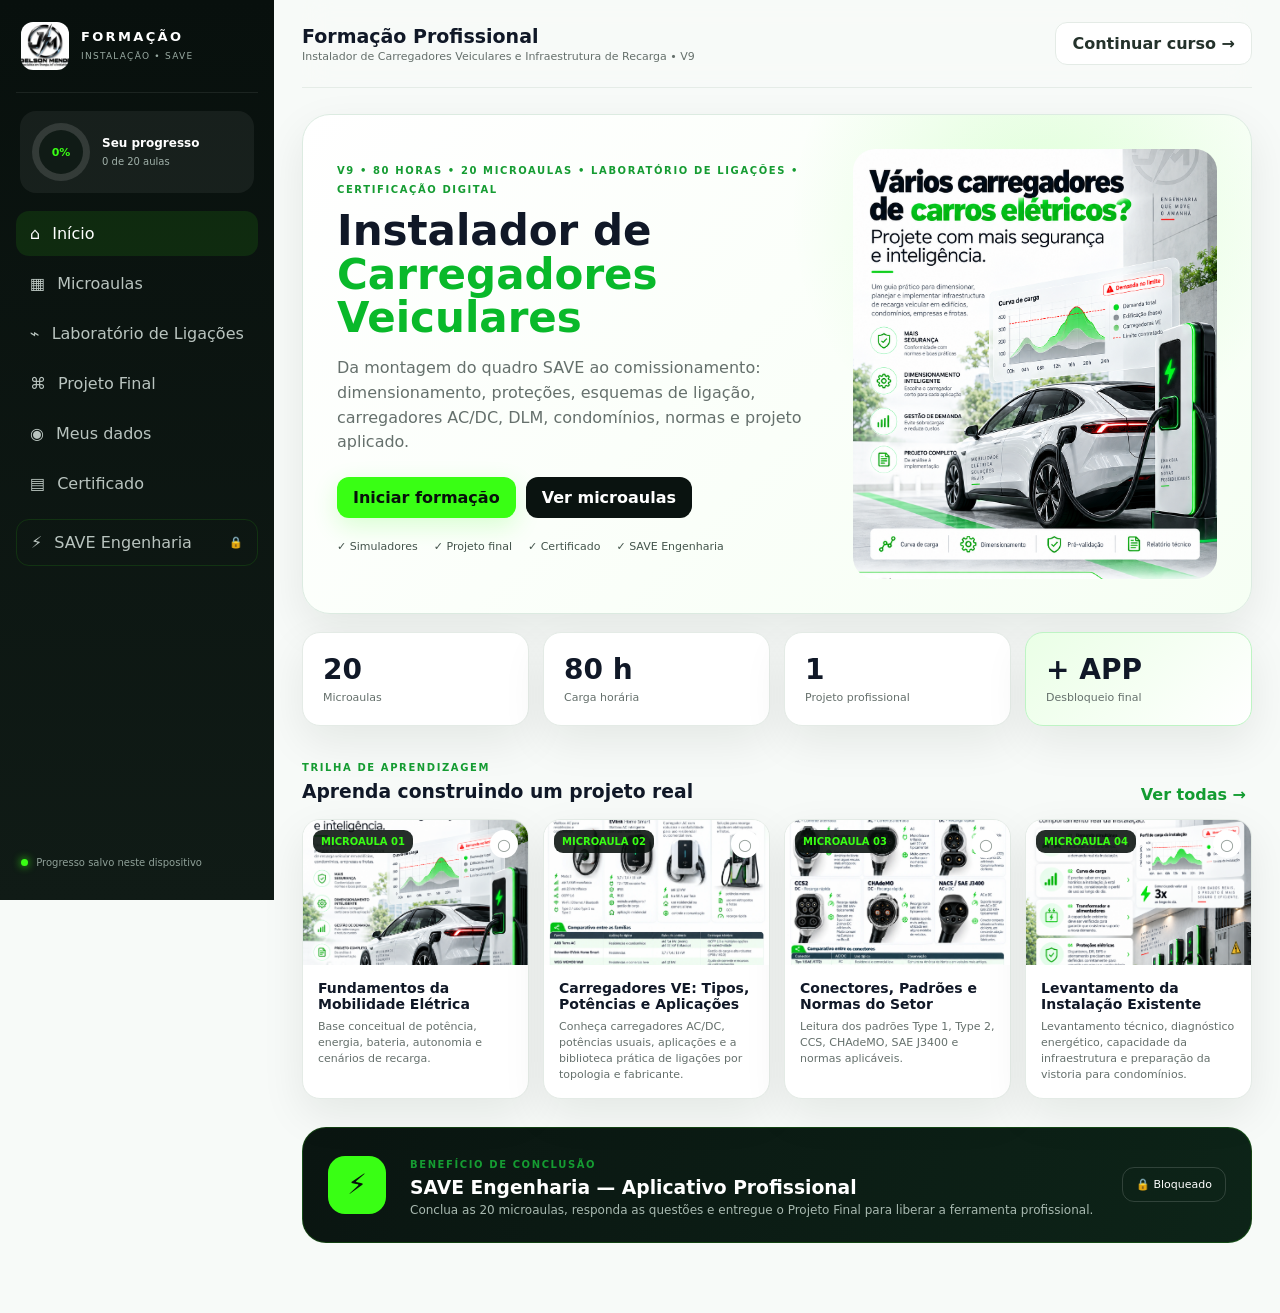
<file: index.html>
<!DOCTYPE html>
<html lang="pt-BR">
<head>
<meta charset="UTF-8">
<meta name="viewport" content="width=device-width, initial-scale=1, viewport-fit=cover">
<meta name="theme-color" content="#39ff14">
<meta name="description" content="Formação Profissional — Instalador de Carregadores Veiculares e Infraestrutura de Recarga">
<link rel="manifest" href="manifest.webmanifest">
<link rel="stylesheet" href="styles.css">
<title>Instalador de Carregadores Veiculares e Infraestrutura de Recarga</title>
</head>
<body>
<div id="app">
  <aside class="sidebar" id="sidebar">
    <div class="brand">
      <img src="assets/logo-joelson.jpeg" alt="Joelson Mendes">
      <div><strong>FORMAÇÃO</strong><small>INSTALAÇÃO • SAVE</small></div>
    </div>
    <div class="side-progress">
      <div class="ring" id="progressRing"><span id="progressPct">0%</span></div>
      <div><strong>Seu progresso</strong><small id="progressText">0 de 20 aulas</small></div>
    </div>
    <nav>
      <button class="nav-item active" data-view="home">⌂ <span>Início</span></button>
      <button class="nav-item" data-view="course">▦ <span>Microaulas</span></button>
      <button class="nav-item" data-view="wiring">⌁ <span>Laboratório de Ligações</span></button>
      <button class="nav-item" data-view="project">⌘ <span>Projeto Final</span></button>
      <button class="nav-item" data-view="profile">◉ <span>Meus dados</span></button>
      <button class="nav-item" data-view="certificate">▤ <span>Certificado</span></button>
      <button class="nav-item reward" data-view="reward">⚡ <span>SAVE Engenharia</span><em id="rewardLock">🔒</em></button>
    </nav>
    <div class="sidebar-foot">
      <span class="online-dot"></span> Progresso salvo neste dispositivo
    </div>
  </aside>

  <main class="main">
    <header class="topbar">
      <button id="menuBtn" class="icon-btn">☰</button>
      <div>
        <h1 id="pageTitle">Formação Profissional</h1>
        <p id="pageSubtitle">Instalador de Carregadores Veiculares e Infraestrutura de Recarga • V9</p>
      </div>
      <button class="btn outline" id="continueBtn">Continuar curso →</button>
    </header>

    <section id="view-home" class="view active">
      <div class="hero">
        <div class="hero-copy">
          <span class="kicker">V9 • 80 HORAS • 20 MICROAULAS • LABORATÓRIO DE LIGAÇÕES • CERTIFICAÇÃO DIGITAL</span>
          <h2>Instalador de <span>Carregadores Veiculares</span></h2>
          <p>Da montagem do quadro SAVE ao comissionamento: dimensionamento, proteções, esquemas de ligação, carregadores AC/DC, DLM, condomínios, normas e projeto aplicado.</p>
          <div class="hero-actions">
            <button class="btn primary" id="startBtn">Iniciar formação</button>
            <button class="btn dark" data-go="course">Ver microaulas</button>
          </div>
          <div class="trust-row">
            <span>✓ Simuladores</span><span>✓ Projeto final</span><span>✓ Certificado</span><span>✓ SAVE Engenharia</span>
          </div>
        </div>
        <div class="hero-image">
          <img src="assets/capa-curso.png" alt="Infraestrutura de recarga veicular">
        </div>
      </div>

      <div class="stats">
        <article><strong>20</strong><span>Microaulas</span></article>
        <article><strong>80 h</strong><span>Carga horária</span></article>
        <article><strong>1</strong><span>Projeto profissional</span></article>
        <article class="green"><strong>+ APP</strong><span>Desbloqueio final</span></article>
      </div>

      <div class="section-head">
        <div><span class="kicker">TRILHA DE APRENDIZAGEM</span><h3>Aprenda construindo um projeto real</h3></div>
        <button class="link-btn" data-go="course">Ver todas →</button>
      </div>
      <div id="homeLessons" class="lesson-grid"></div>

      <div class="reward-banner">
        <div class="reward-icon">⚡</div>
        <div><span class="kicker">BENEFÍCIO DE CONCLUSÃO</span><h3>SAVE Engenharia — Aplicativo Profissional</h3>
          <p>Conclua as 20 microaulas, responda as questões e entregue o Projeto Final para liberar a ferramenta profissional.</p></div>
        <div class="reward-status" id="homeRewardStatus">🔒 Bloqueado</div>
      </div>
    </section>

    <section id="view-course" class="view">
      <div class="section-head">
        <div><span class="kicker">80 HORAS</span><h2>Microaulas</h2><p>4 horas por microaula • teoria técnica + cálculos + laboratório interativo + 05 questões</p></div>
      </div>
      <div id="courseLessons" class="lesson-list"></div>
    </section>

    <section id="view-wiring" class="view">
      <div class="project-hero wiring-hero">
        <span class="kicker">LABORATÓRIO PRÁTICO</span>
        <h2>Biblioteca de Esquemas de Ligação SAVE</h2>
        <p>Veja o caminho de cada cabo e aprenda a ligar disjuntor, DR/RDC-DD, DPS, barramentos e bornes do carregador. Os esquemas são didáticos e devem ser conferidos com o manual da versão real do equipamento.</p>
      </div>
      <div class="wiring-toolbar">
        <label>Filtrar por aplicação
          <select id="wiringFilter"><option value="all">Todos</option></select>
        </label>
        <div class="wiring-legend"><span><i class="leg l"></i>Fase</span><span><i class="leg n"></i>Neutro</span><span><i class="leg pe"></i>PE</span></div>
      </div>
      <div id="wiringGrid" class="wiring-grid"></div>
    </section>

    <section id="view-lesson" class="view lesson-view">
      <article id="lessonArticle"></article>
      <div class="lesson-end-nav" id="lessonEndNav"></div>
    </section>

    <section id="view-project" class="view">
      <div class="project-hero">
        <span class="kicker">PROJETO INTEGRADOR</span>
        <h2>Projeto Final — Instalação de Carregadores Veiculares e Infraestrutura SAVE</h2>
        <p>O aluno deve consolidar dimensionamento, quadro de proteção, esquemas de ligação, instalação, testes e comissionamento em uma entrega técnica de portfólio.</p>
      </div>
      <div class="project-grid">
        <article class="panel">
          <h3>Entregáveis mínimos</h3>
          <div class="deliverables" id="deliverables"></div>
        </article>
        <article class="panel">
          <h3>Status da entrega</h3>
          <div class="project-status-box">
            <div id="projectBigStatus" class="big-lock">🔒</div>
            <p>Marque todos os entregáveis abaixo e confirme a entrega do projeto.</p>
            <button class="btn primary full" id="submitProjectBtn">Confirmar Projeto Final</button>
          </div>
        </article>
      </div>
    </section>

    <section id="view-profile" class="view">
      <div class="project-hero">
        <span class="kicker">CADASTRO DO ALUNO</span>
        <h2>Dados para certificado e histórico</h2>
        <p>Preencha seus dados com atenção. O nome completo será utilizado no certificado de conclusão.</p>
      </div>
      <div class="profile-grid">
        <article class="panel">
          <form id="studentProfileForm" class="student-form">
            <label>Nome completo *<input id="profileName" autocomplete="name" required placeholder="Nome completo"></label>
            <label>E-mail *<input id="profileEmail" type="email" autocomplete="email" required placeholder="aluno@email.com"></label>
            <div class="form-row"><label>Cidade *<input id="profileCity" required placeholder="Rio Branco"></label><label>UF *<input id="profileUF" required maxlength="2" placeholder="AC"></label></div>
            <label>Telefone <input id="profilePhone" autocomplete="tel" placeholder="(68) 99999-9999"></label>
            <label>CPF <span class="optional">opcional; se informado, será exibido no certificado</span><input id="profileCPF" inputmode="numeric" placeholder="000.000.000-00"></label>
            <label class="consent"><input id="profileConsent" type="checkbox"> <span>Confirmo que os dados informados estão corretos e autorizo seu uso para emissão do certificado e histórico desta formação.</span></label>
            <button class="btn primary" type="submit">Salvar meus dados</button>
          </form>
        </article>
        <article class="panel profile-summary">
          <span class="kicker">COMO SERÁ USADO</span>
          <h3>Certificação digital</h3>
          <p>Ao concluir 20/20 microaulas e o Projeto Final, você poderá confirmar os dados, emitir o certificado com código único, QR de consulta e histórico da formação.</p>
          <div class="profile-security"><b>Privacidade</b><span>O CPF é opcional e não aparece no certificado. Na versão local, os dados ficam neste dispositivo. O CPF, se informado, poderá constar no certificado conforme sua autorização.</span></div>
        </article>
      </div>
    </section>

    <section id="view-certificate" class="view">
      <div id="certificateLocked" class="locked-screen">
        <div>▤</div><h2>Certificado bloqueado</h2>
        <p>Conclua as 20 microaulas e confirme o Projeto Final.</p>
        <div class="unlock-progress"><span id="certUnlockText">0/20 aulas</span><div><i id="certUnlockBar"></i></div></div>
      </div>

      <div id="certificateIssue" class="certificate-issue hidden">
        <div class="project-hero">
          <span class="kicker">FORMAÇÃO CONCLUÍDA</span>
          <h2>Confirme seus dados antes de emitir</h2>
          <p>Depois da emissão, o certificado recebe código único, data de conclusão e QR de consulta.</p>
        </div>
        <div class="issue-grid">
          <article class="panel confirm-data" id="confirmStudentData"></article>
          <article class="panel">
            <h3>Requisitos atendidos</h3>
            <div class="req-list"><span>✓ 20/20 microaulas</span><span>✓ 100 questões respondidas</span><span>✓ Projeto Final concluído</span><span>✓ Carga horária: 80 h</span></div>
            <button class="btn primary full" id="issueCertificateBtn">Confirmar e gerar certificado</button>
          </article>
        </div>
      </div>

      <div id="certificateReady" class="certificate-wrap hidden">
        <div class="cert-toolbar no-print">
          <div><span class="kicker">CERTIFICADO EMITIDO</span><strong id="toolbarCertCode"></strong></div>
          <div class="toolbar-actions"><button class="btn outline" id="testQrBtn">Testar QR</button><button class="btn outline" id="printHistoryBtn">Imprimir histórico</button><button class="btn primary" id="printCertBtn">Certificado + histórico PDF</button></div>
        </div>

        <div class="certificate-pages" id="certificatePages">
          <section class="cert-page cert-front cert-institutional" id="certificate">
            <div class="cert-frame-cyan"></div>
            <span class="corner-mark c1"></span><span class="corner-mark c2"></span><span class="corner-mark c3"></span><span class="corner-mark c4"></span>

            <header class="inst-cert-header">
              <img src="assets/logo-joelson.jpeg" class="inst-cert-logo" alt="Joelson Mendes">
              <div class="inst-cert-heading">CERTIFICADO DE CONCLUSÃO</div>
              <div class="inst-cert-numberbox">
                <small>Certificado nº</small><strong id="certNumber"></strong><span id="certArtTrtTop">TRT/ART: —</span>
              </div>
            </header>

            <div class="inst-cert-main">
              <h1>INSTALADOR DE CARREGADORES VEICULARES<br><span>E INFRAESTRUTURA DE RECARGA</span></h1>
              <div class="inst-rule"></div>
              <p class="inst-certifies">Certificamos que</p>
              <h2 id="certName">Aluno(a)</h2>
              <p class="inst-cpf" id="certCPF"></p>
              <p class="inst-copy inst-copy-intro">concluiu com aproveitamento a</p>
              <p class="inst-course-line"><b>Formação Profissional — Instalador de Carregadores Veiculares e Infraestrutura de Recarga</b></p>
              <p class="inst-copy inst-copy-details">com carga horária total de <b>80 horas</b>, na modalidade <b id="certMode"></b>, realizada no período de <b id="certPeriod"></b>, em <b id="certLocation"></b>.</p>
              <p class="inst-result">Resultado: <b>APROVADO(A)</b></p>
              <div class="inst-refstrip">ABNT NBR 17019 • ABNT NBR 5410 • NR-10 • IEC 61851 • IEC 62196 • NDU 042 Energisa</div>
            </div>

            <div class="inst-signatures">
              <div class="inst-sign"><div class="sign-line"></div><strong id="certInstructor"></strong><span id="certInstructorRole"></span><em>INSTRUTOR</em></div>
              <div class="inst-sign"><div class="sign-line"></div><strong id="certStudentSign"></strong><span>Assinatura do aluno</span><em>ALUNO</em></div>
              <div class="inst-sign"><div class="sign-line"></div><strong id="certResponsible"></strong><span id="certResponsibleRole"></span><small id="certArtTrtSign"></small><em>RESPONSÁVEL TÉCNICO</em></div>
            </div>

            <footer class="inst-cert-footer"><span id="certIssueFoot"></span><span id="certOrganization"></span><span id="certAuthFoot"></span></footer>
          </section>

          <section class="cert-page cert-annex" id="historyPage">
            <div class="cert-frame-cyan"></div>
            <header class="annex-header">
              <img src="assets/logo-joelson.jpeg" alt="Joelson Mendes">
              <div><span>ANEXO AO CERTIFICADO</span><h2>Conteúdo programático — Instalador de Carregadores<br>Veiculares e Infraestrutura de Recarga</h2><small>Certificado nº <b id="annexCode"></b> • Aluno: <b id="historyName"></b></small></div>
              <div class="hours-circle"><b>80</b><span>HORAS</span></div>
            </header>
            <div class="annex-rule"></div>
            <div class="annex-layout">
              <div class="program-area">
                <h3>CONTEÚDO PROGRAMÁTICO</h3>
                <div class="program-columns" id="programBody"></div>
              </div>
              <aside class="annex-meta">
                <div class="meta-card"><small>PERÍODO</small><strong id="annexPeriod"></strong></div>
                <div class="meta-card"><small>LOCAL</small><strong id="annexLocation"></strong><span>Rio Branco/AC</span></div>
                <div class="meta-card"><small>MODALIDADE</small><strong id="annexMode"></strong><span>Formação profissional</span></div>
                <div class="meta-card"><small>INSTRUTOR</small><strong id="annexInstructor"></strong><span id="annexInstructorRole"></span></div>
                <div class="meta-card"><small>RESPONSABILIDADE TÉCNICA</small><strong id="annexResponsible"></strong><span id="annexResponsibleRole"></span><span id="annexArtTrt"></span></div>
                <div class="meta-card auth-card"><small>CONTROLE DE AUTENTICIDADE</small><strong id="historyCode"></strong><img id="certQr" alt="QR de validação"><span id="certHashShort"></span><span id="qrModeLabel" class="qr-mode-label"></span></div>
              </aside>
            </div>
            <footer class="annex-footer"><span id="annexOrganization"></span><span>Este anexo integra o certificado de conclusão e registra o conteúdo programático.</span></footer>
            <span id="historyDate" class="hidden"></span>
          </section>
        </div>
      </div>
    </section>

    <section id="view-reward" class="view">
      <div id="rewardLocked" class="locked-screen">
        <div>⚡</div><h2>SAVE Engenharia bloqueado</h2>
        <p>Conclua a formação, confirme o Projeto Final e emita seu certificado para liberar o acesso profissional.</p>
        <div class="unlock-progress"><span id="unlockText">0/20 aulas</span><div><i id="unlockBar"></i></div></div>
      </div>
      <div id="rewardReady" class="reward-ready hidden">
        <span class="kicker">BENEFÍCIO LIBERADO</span>
        <h2>Certificado emitido. Seu acesso ao <span>SAVE Engenharia</span> está liberado.</h2>
        <p>Use a ferramenta como apoio aos seus projetos profissionais. Continue aplicando os fundamentos aprendidos e valide sempre as condições reais da instalação e as normas vigentes.</p>
        <a class="btn primary big" href="https://saevengenharia.vercel.app/" target="_blank" rel="noopener">Abrir SAVE Engenharia ↗</a>
        <div class="reward-device"><img src="assets/save-ferramenta.png" alt="SAVE Engenharia"></div>
      </div>
    </section>
  </main>
</div>


<div id="profileModal" class="modal-backdrop hidden no-print">
  <div class="profile-modal">
    <button class="modal-close" id="profileModalClose" aria-label="Fechar">×</button>
    <span class="kicker">ANTES DE COMEÇAR</span>
    <h2>Cadastre seus dados</h2>
    <p>Esses dados serão usados no certificado e histórico ao final da formação.</p>
    <form id="profileModalForm" class="student-form compact">
      <label>Nome completo *<input id="modalName" required autocomplete="name"></label>
      <label>E-mail *<input id="modalEmail" type="email" required autocomplete="email"></label>
      <div class="form-row"><label>Cidade *<input id="modalCity" required></label><label>UF *<input id="modalUF" maxlength="2" required></label></div>
      <label class="consent"><input id="modalConsent" type="checkbox"> <span>Confirmo meus dados para fins de certificação desta formação.</span></label>
      <button class="btn primary full" type="submit">Salvar e iniciar</button>
    </form>
  </div>
</div>
<div id="wiringModal" class="wiring-modal hidden no-print">
  <div class="wiring-modal-card">
    <button class="modal-close" id="wiringModalClose" aria-label="Fechar">×</button>
    <div id="wiringModalBody"></div>
  </div>
</div>
<div id="stickyLessonNav" class="sticky-lesson-nav hidden"></div>
<div id="toast" class="toast"></div>

<script src="course-data.js"></script>
<script src="wiring-data.js"></script>
<script src="qrcode-local.js"></script>
<script src="app.js"></script>
</body>
</html>
</file>
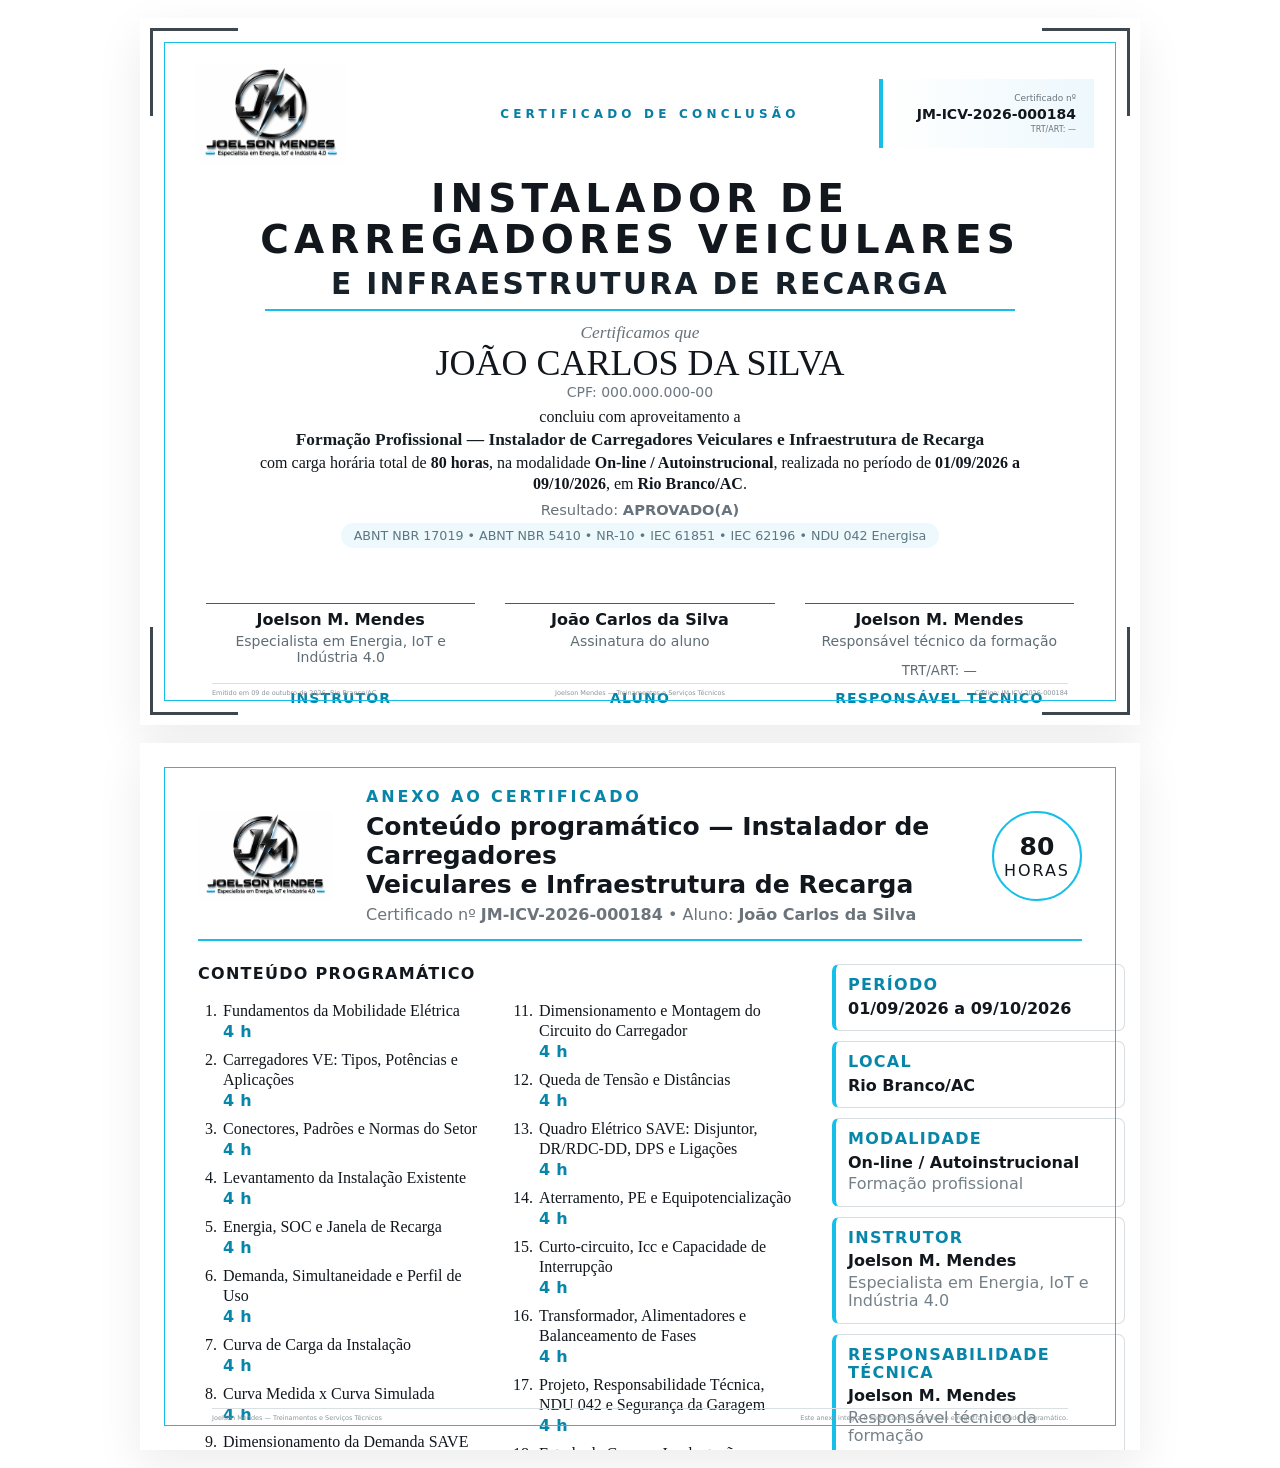
<file: preview_cert_v11.html>
<!doctype html><html lang="pt-BR"><head><meta charset="utf-8"><title>QA Certificado V11</title><link rel="stylesheet" href="styles.css"><style>body{background:#fff}.certificate-pages{display:block}.cert-page{margin:18px auto}.main{margin:0;padding:0}.view{display:block;padding:0}</style></head><body><main class="main"><section id="view-certificate" class="view"><div class="certificate-wrap"><div class="certificate-pages">
<section class="cert-page cert-front cert-institutional" id="certificate"><div class="cert-frame-cyan"></div><span class="corner-mark c1"></span><span class="corner-mark c2"></span><span class="corner-mark c3"></span><span class="corner-mark c4"></span><header class="inst-cert-header"><img src="assets/logo-joelson.jpeg" class="inst-cert-logo" alt="Joelson Mendes"><div class="inst-cert-heading">CERTIFICADO DE CONCLUSÃO</div><div class="inst-cert-numberbox"><small>Certificado nº</small><strong>JM-ICV-2026-000184</strong><span>TRT/ART: —</span></div></header><div class="inst-cert-main"><h1>INSTALADOR DE CARREGADORES VEICULARES<br><span>E INFRAESTRUTURA DE RECARGA</span></h1><div class="inst-rule"></div><p class="inst-certifies">Certificamos que</p><h2>JOÃO CARLOS DA SILVA</h2><p class="inst-cpf">CPF: 000.000.000-00</p><p class="inst-copy inst-copy-intro">concluiu com aproveitamento a</p><p class="inst-course-line"><b>Formação Profissional — Instalador de Carregadores Veiculares e Infraestrutura de Recarga</b></p><p class="inst-copy inst-copy-details">com carga horária total de <b>80 horas</b>, na modalidade <b>On-line / Autoinstrucional</b>, realizada no período de <b>01/09/2026 a 09/10/2026</b>, em <b>Rio Branco/AC</b>.</p><p class="inst-result">Resultado: <b>APROVADO(A)</b></p><div class="inst-refstrip">ABNT NBR 17019 • ABNT NBR 5410 • NR-10 • IEC 61851 • IEC 62196 • NDU 042 Energisa</div></div><div class="inst-signatures"><div class="inst-sign"><div class="sign-line"></div><strong>Joelson M. Mendes</strong><span>Especialista em Energia, IoT e Indústria 4.0</span><em>INSTRUTOR</em></div><div class="inst-sign"><div class="sign-line"></div><strong>João Carlos da Silva</strong><span>Assinatura do aluno</span><em>ALUNO</em></div><div class="inst-sign"><div class="sign-line"></div><strong>Joelson M. Mendes</strong><span>Responsável técnico da formação</span><small>TRT/ART: —</small><em>RESPONSÁVEL TÉCNICO</em></div></div><footer class="inst-cert-footer"><span>Emitido em 09 de outubro de 2026, Rio Branco/AC</span><span>Joelson Mendes — Treinamentos e Serviços Técnicos</span><span>Código: JM-ICV-2026-000184</span></footer></section>
<section class="cert-page cert-annex" id="historyPage"><div class="cert-frame-cyan"></div><header class="annex-header"><img src="assets/logo-joelson.jpeg" alt="Joelson Mendes"><div><span>ANEXO AO CERTIFICADO</span><h2>Conteúdo programático — Instalador de Carregadores<br>Veiculares e Infraestrutura de Recarga</h2><small>Certificado nº <b>JM-ICV-2026-000184</b> • Aluno: <b>João Carlos da Silva</b></small></div><div class="hours-circle"><b>80</b><span>HORAS</span></div></header><div class="annex-rule"></div><div class="annex-layout"><div class="program-area"><h3>CONTEÚDO PROGRAMÁTICO</h3><div class="program-columns" id="programBody"></div></div><aside class="annex-meta"><div class="meta-card"><small>PERÍODO</small><strong>01/09/2026 a 09/10/2026</strong></div><div class="meta-card"><small>LOCAL</small><strong>Rio Branco/AC</strong></div><div class="meta-card"><small>MODALIDADE</small><strong>On-line / Autoinstrucional</strong><span>Formação profissional</span></div><div class="meta-card"><small>INSTRUTOR</small><strong>Joelson M. Mendes</strong><span>Especialista em Energia, IoT e Indústria 4.0</span></div><div class="meta-card"><small>RESPONSABILIDADE TÉCNICA</small><strong>Joelson M. Mendes</strong><span>Responsável técnico da formação</span><span>TRT/ART: —</span></div><div class="meta-card auth-card"><small>CONTROLE DE AUTENTICIDADE</small><strong>JM-ICV-2026-000184</strong><img id="certQr" alt="QR de validação"><span>Registro A1B2C3D4E5F6</span><span class="qr-mode-label">Código local</span></div></aside></div><footer class="annex-footer"><span>Joelson Mendes — Treinamentos e Serviços Técnicos</span><span>Este anexo integra o certificado de conclusão e registra o conteúdo programático.</span></footer></section>
</div></div></section></main><script src="qrcode-local.js"></script><script src="course-data.js"></script><script>const L=window.COURSE_LESSONS;const left=L.slice(0,10),right=L.slice(10);const col=list=>`<ol start="${list[0].id}">${list.map(l=>`<li><b>${l.title}</b><span>4 h</span></li>`).join('')}</ol>`;document.getElementById('programBody').innerHTML=col(left)+col(right);document.getElementById('certQr').src=window.makeQrPngDataUri('JM|JM-ICV-2026-000184|A1B2C3D4E5F6',{ecc:'M',margin:4,scale:14});</script></body></html>
</file>
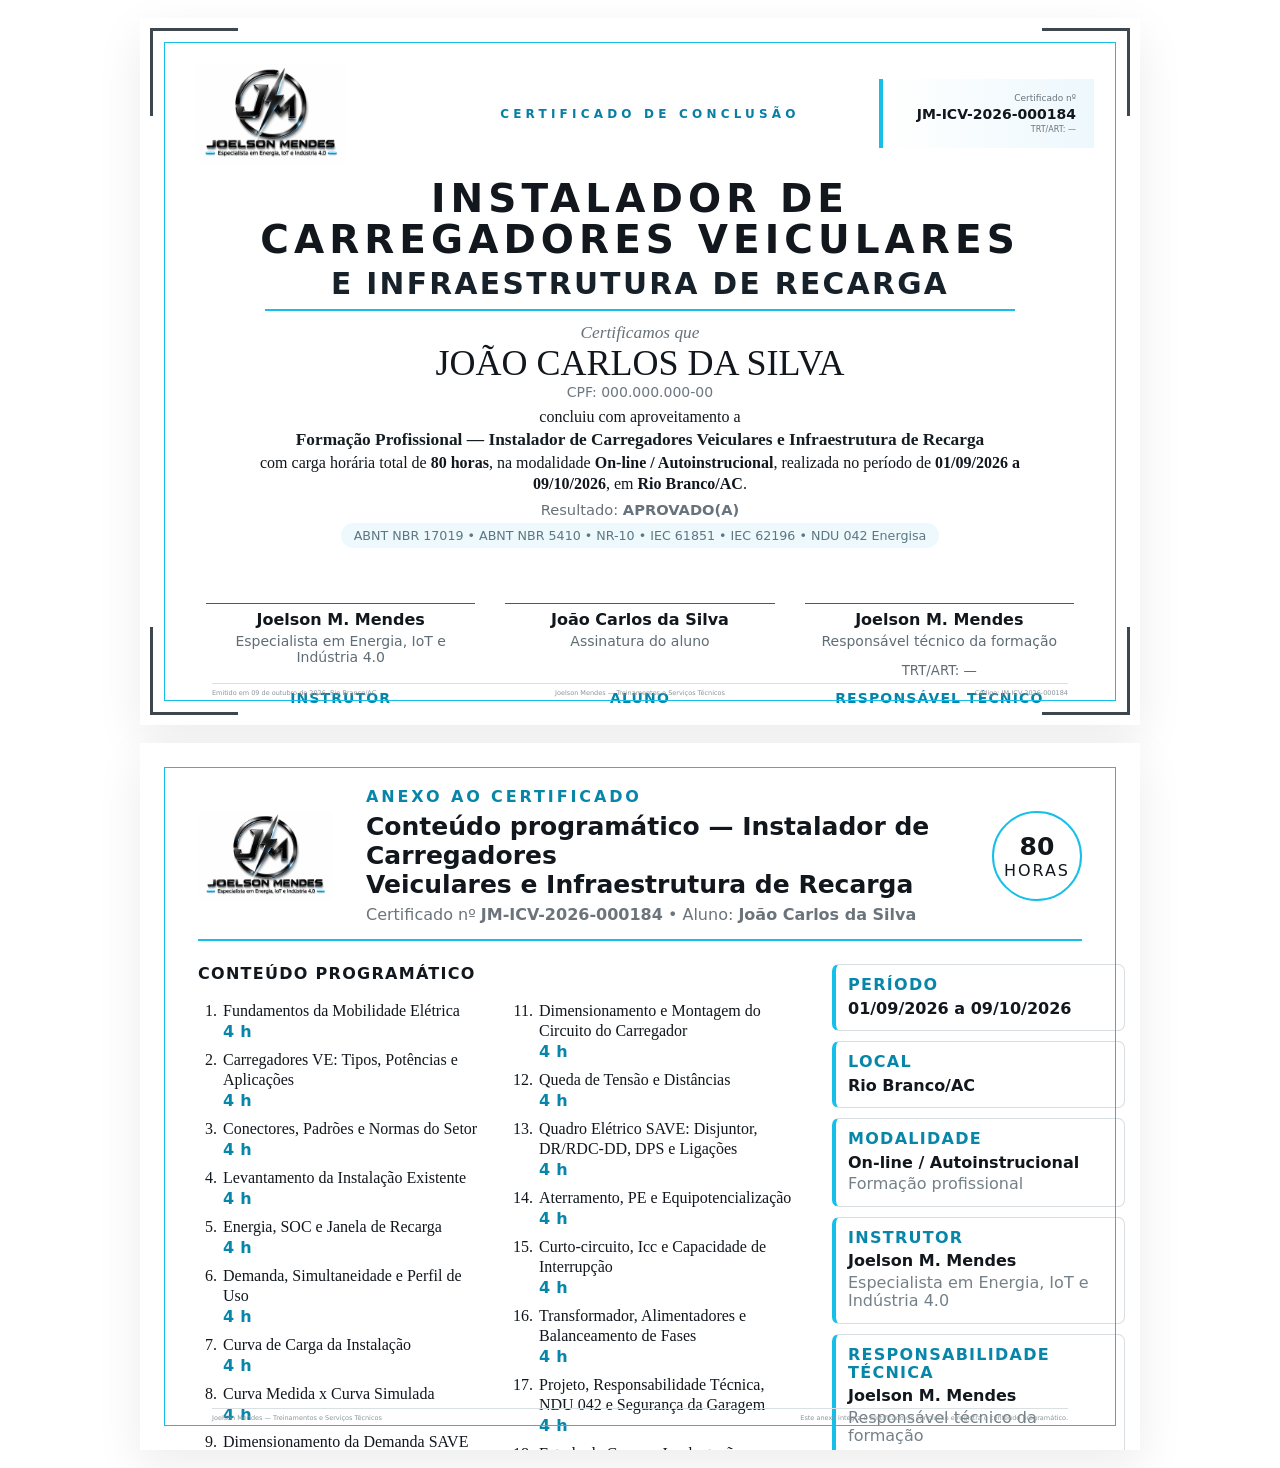
<file: preview_cert_v11_static.html>
<!doctype html><html lang="pt-BR"><head><meta charset="utf-8"><title>QA Certificado V11</title><link rel="stylesheet" href="styles.css"><style>body{background:#fff}.certificate-pages{display:block}.cert-page{margin:18px auto}.main{margin:0;padding:0}.view{display:block;padding:0}</style></head><body><main class="main"><section id="view-certificate" class="view"><div class="certificate-wrap"><div class="certificate-pages">
<section class="cert-page cert-front cert-institutional" id="certificate"><div class="cert-frame-cyan"></div><span class="corner-mark c1"></span><span class="corner-mark c2"></span><span class="corner-mark c3"></span><span class="corner-mark c4"></span><header class="inst-cert-header"><img src="assets/logo-joelson.jpeg" class="inst-cert-logo" alt="Joelson Mendes"><div class="inst-cert-heading">CERTIFICADO DE CONCLUSÃO</div><div class="inst-cert-numberbox"><small>Certificado nº</small><strong>JM-ICV-2026-000184</strong><span>TRT/ART: —</span></div></header><div class="inst-cert-main"><h1>INSTALADOR DE CARREGADORES VEICULARES<br><span>E INFRAESTRUTURA DE RECARGA</span></h1><div class="inst-rule"></div><p class="inst-certifies">Certificamos que</p><h2>JOÃO CARLOS DA SILVA</h2><p class="inst-cpf">CPF: 000.000.000-00</p><p class="inst-copy inst-copy-intro">concluiu com aproveitamento a</p><p class="inst-course-line"><b>Formação Profissional — Instalador de Carregadores Veiculares e Infraestrutura de Recarga</b></p><p class="inst-copy inst-copy-details">com carga horária total de <b>80 horas</b>, na modalidade <b>On-line / Autoinstrucional</b>, realizada no período de <b>01/09/2026 a 09/10/2026</b>, em <b>Rio Branco/AC</b>.</p><p class="inst-result">Resultado: <b>APROVADO(A)</b></p><div class="inst-refstrip">ABNT NBR 17019 • ABNT NBR 5410 • NR-10 • IEC 61851 • IEC 62196 • NDU 042 Energisa</div></div><div class="inst-signatures"><div class="inst-sign"><div class="sign-line"></div><strong>Joelson M. Mendes</strong><span>Especialista em Energia, IoT e Indústria 4.0</span><em>INSTRUTOR</em></div><div class="inst-sign"><div class="sign-line"></div><strong>João Carlos da Silva</strong><span>Assinatura do aluno</span><em>ALUNO</em></div><div class="inst-sign"><div class="sign-line"></div><strong>Joelson M. Mendes</strong><span>Responsável técnico da formação</span><small>TRT/ART: —</small><em>RESPONSÁVEL TÉCNICO</em></div></div><footer class="inst-cert-footer"><span>Emitido em 09 de outubro de 2026, Rio Branco/AC</span><span>Joelson Mendes — Treinamentos e Serviços Técnicos</span><span>Código: JM-ICV-2026-000184</span></footer></section>
<section class="cert-page cert-annex" id="historyPage"><div class="cert-frame-cyan"></div><header class="annex-header"><img src="assets/logo-joelson.jpeg" alt="Joelson Mendes"><div><span>ANEXO AO CERTIFICADO</span><h2>Conteúdo programático — Instalador de Carregadores<br>Veiculares e Infraestrutura de Recarga</h2><small>Certificado nº <b>JM-ICV-2026-000184</b> • Aluno: <b>João Carlos da Silva</b></small></div><div class="hours-circle"><b>80</b><span>HORAS</span></div></header><div class="annex-rule"></div><div class="annex-layout"><div class="program-area"><h3>CONTEÚDO PROGRAMÁTICO</h3><div class="program-columns" id="programBody"><ol start="1"><li><b>Fundamentos da Mobilidade Elétrica</b><span>4 h</span></li><li><b>Carregadores VE: Tipos, Potências e Aplicações</b><span>4 h</span></li><li><b>Conectores, Padrões e Normas do Setor</b><span>4 h</span></li><li><b>Levantamento da Instalação Existente</b><span>4 h</span></li><li><b>Energia, SOC e Janela de Recarga</b><span>4 h</span></li><li><b>Demanda, Simultaneidade e Perfil de Uso</b><span>4 h</span></li><li><b>Curva de Carga da Instalação</b><span>4 h</span></li><li><b>Curva Medida x Curva Simulada</b><span>4 h</span></li><li><b>Dimensionamento da Demanda SAVE</b><span>4 h</span></li><li><b>DLM — Gerenciamento Dinâmico de Carga</b><span>4 h</span></li></ol><ol start="11"><li><b>Dimensionamento e Montagem do Circuito do Carregador</b><span>4 h</span></li><li><b>Queda de Tensão e Distâncias</b><span>4 h</span></li><li><b>Quadro Elétrico SAVE: Disjuntor, DR/RDC-DD, DPS e Ligações</b><span>4 h</span></li><li><b>Aterramento, PE e Equipotencialização</b><span>4 h</span></li><li><b>Curto-circuito, Icc e Capacidade de Interrupção</b><span>4 h</span></li><li><b>Transformador, Alimentadores e Balanceamento de Fases</b><span>4 h</span></li><li><b>Projeto, Responsabilidade Técnica, NDU 042 e Segurança da Garagem</b><span>4 h</span></li><li><b>Estudo de Caso — Implantação Completa em Condomínio</b><span>4 h</span></li><li><b>Ficha Técnica, OCPP, RFID e Gestão de Estações</b><span>4 h</span></li><li><b>Comissionamento, Projeto Final e Entrega Técnica</b><span>4 h</span></li></ol></div></div><aside class="annex-meta"><div class="meta-card"><small>PERÍODO</small><strong>01/09/2026 a 09/10/2026</strong></div><div class="meta-card"><small>LOCAL</small><strong>Rio Branco/AC</strong></div><div class="meta-card"><small>MODALIDADE</small><strong>On-line / Autoinstrucional</strong><span>Formação profissional</span></div><div class="meta-card"><small>INSTRUTOR</small><strong>Joelson M. Mendes</strong><span>Especialista em Energia, IoT e Indústria 4.0</span></div><div class="meta-card"><small>RESPONSABILIDADE TÉCNICA</small><strong>Joelson M. Mendes</strong><span>Responsável técnico da formação</span><span>TRT/ART: —</span></div><div class="meta-card auth-card"><small>CONTROLE DE AUTENTICIDADE</small><strong>JM-ICV-2026-000184</strong><img id="certQr" src="assets/qr-v11-test.png" alt="QR de validação"><span>Registro A1B2C3D4E5F6</span><span class="qr-mode-label">Código local</span></div></aside></div><footer class="annex-footer"><span>Joelson Mendes — Treinamentos e Serviços Técnicos</span><span>Este anexo integra o certificado de conclusão e registra o conteúdo programático.</span></footer></section>
</div></div></section></main></body></html>
</file>
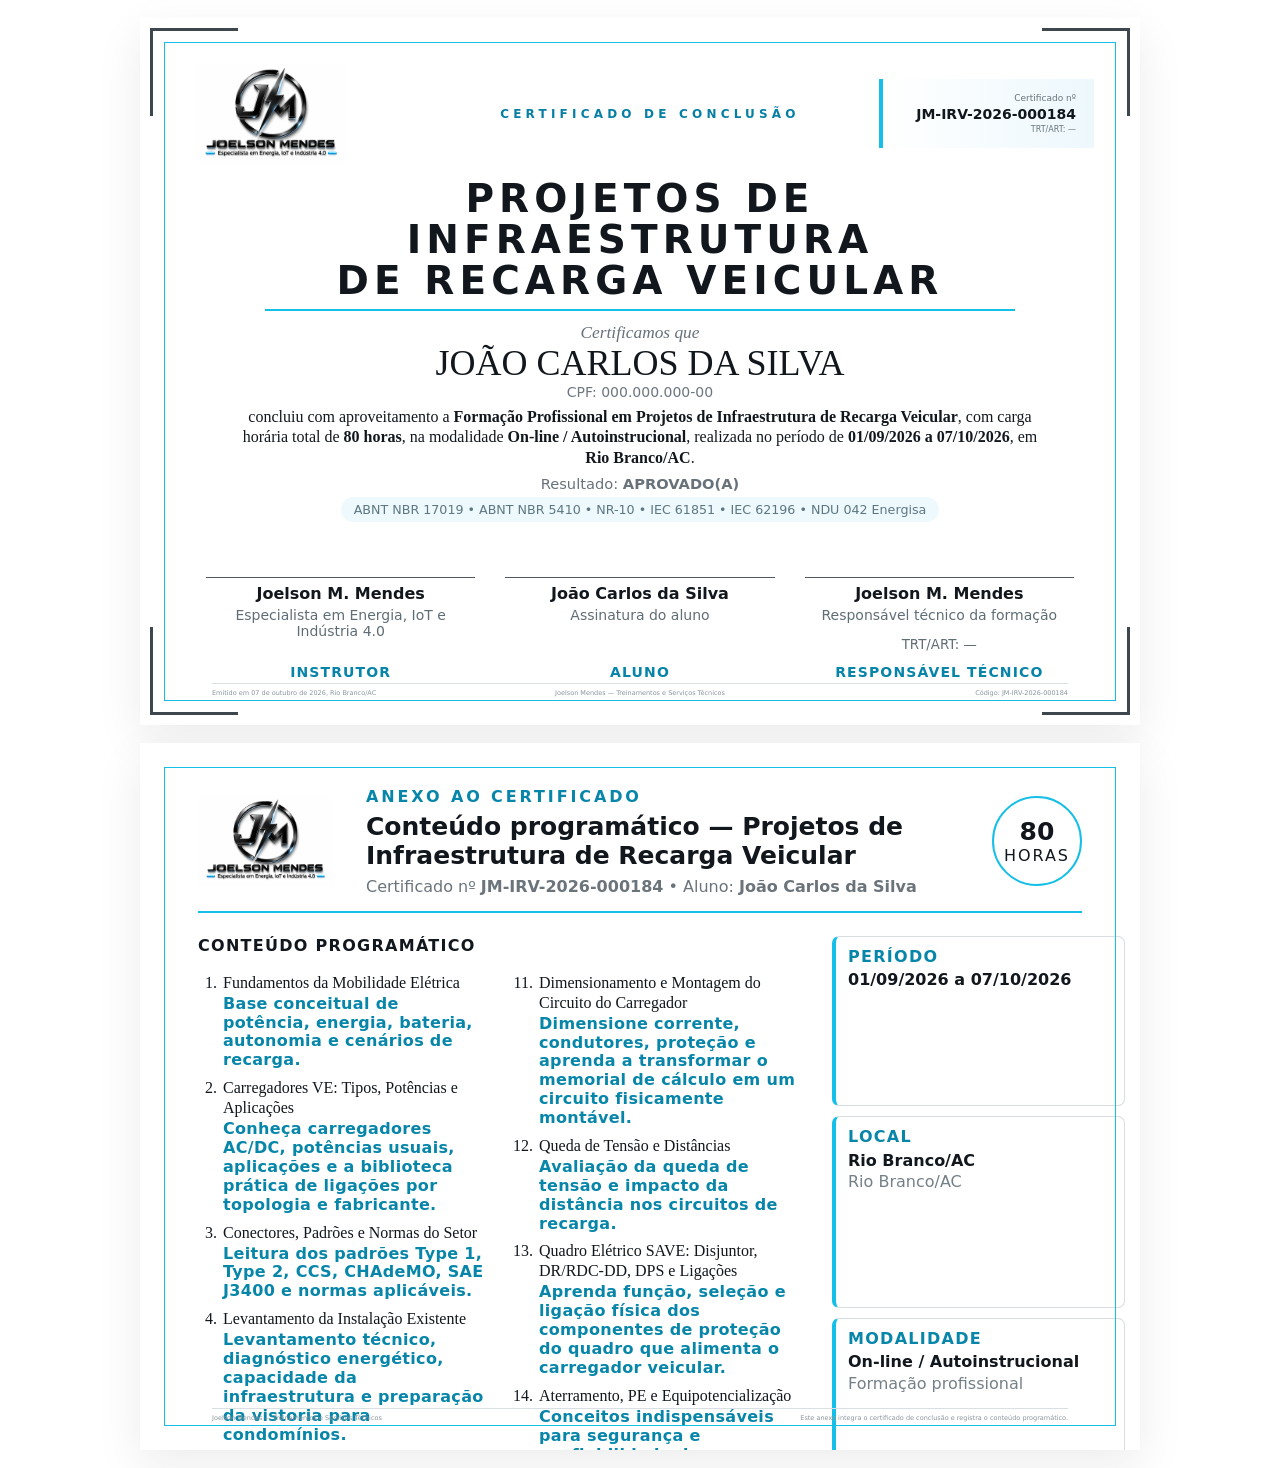
<file: preview_cert_v8.html>
<!doctype html><html lang="pt-BR"><head><meta charset="utf-8"><title>QA Certificado V8</title><link rel="stylesheet" href="styles.css"><style>body{background:#fff}.certificate-pages{display:block}.cert-page{margin:18px auto}.main{margin:0;padding:0}.view{display:block;padding:0}</style></head><body><main class="main"><section id="view-certificate" class="view"><div class="certificate-wrap"><div class="certificate-pages">
<section class="cert-page cert-front cert-institutional" id="certificate"><div class="cert-frame-cyan"></div><span class="corner-mark c1"></span><span class="corner-mark c2"></span><span class="corner-mark c3"></span><span class="corner-mark c4"></span><header class="inst-cert-header"><img src="assets/logo-joelson.jpeg" class="inst-cert-logo" alt="Joelson Mendes"><div class="inst-cert-heading">CERTIFICADO DE CONCLUSÃO</div><div class="inst-cert-numberbox"><small>Certificado nº</small><strong>JM-IRV-2026-000184</strong><span>TRT/ART: —</span></div></header><div class="inst-cert-main"><h1>PROJETOS DE INFRAESTRUTURA<br>DE RECARGA VEICULAR</h1><div class="inst-rule"></div><p class="inst-certifies">Certificamos que</p><h2>JOÃO CARLOS DA SILVA</h2><p class="inst-cpf">CPF: 000.000.000-00</p><p class="inst-copy">concluiu com aproveitamento a <b>Formação Profissional em Projetos de Infraestrutura de Recarga Veicular</b>, com carga horária total de <b>80 horas</b>, na modalidade <b>On-line / Autoinstrucional</b>, realizada no período de <b>01/09/2026 a 07/10/2026</b>, em <b>Rio Branco/AC</b>.</p><p class="inst-result">Resultado: <b>APROVADO(A)</b></p><div class="inst-refstrip">ABNT NBR 17019 • ABNT NBR 5410 • NR-10 • IEC 61851 • IEC 62196 • NDU 042 Energisa</div></div><div class="inst-signatures"><div class="inst-sign"><div class="sign-line"></div><strong>Joelson M. Mendes</strong><span>Especialista em Energia, IoT e Indústria 4.0</span><em>INSTRUTOR</em></div><div class="inst-sign"><div class="sign-line"></div><strong>João Carlos da Silva</strong><span>Assinatura do aluno</span><em>ALUNO</em></div><div class="inst-sign"><div class="sign-line"></div><strong>Joelson M. Mendes</strong><span>Responsável técnico da formação</span><small>TRT/ART: —</small><em>RESPONSÁVEL TÉCNICO</em></div></div><footer class="inst-cert-footer"><span>Emitido em 07 de outubro de 2026, Rio Branco/AC</span><span>Joelson Mendes — Treinamentos e Serviços Técnicos</span><span>Código: JM-IRV-2026-000184</span></footer></section>
<section class="cert-page cert-annex" id="historyPage"><div class="cert-frame-cyan"></div><header class="annex-header"><img src="assets/logo-joelson.jpeg" alt="Joelson Mendes"><div><span>ANEXO AO CERTIFICADO</span><h2>Conteúdo programático — Projetos de<br>Infraestrutura de Recarga Veicular</h2><small>Certificado nº <b>JM-IRV-2026-000184</b> • Aluno: <b>João Carlos da Silva</b></small></div><div class="hours-circle"><b>80</b><span>HORAS</span></div></header><div class="annex-rule"></div><div class="annex-layout"><div class="program-area"><h3>CONTEÚDO PROGRAMÁTICO</h3><div class="program-columns" id="programBody"></div></div><aside class="annex-meta"><div class="meta-card"><small>PERÍODO</small><strong>01/09/2026 a 07/10/2026</strong></div><div class="meta-card"><small>LOCAL</small><strong>Rio Branco/AC</strong><span>Rio Branco/AC</span></div><div class="meta-card"><small>MODALIDADE</small><strong>On-line / Autoinstrucional</strong><span>Formação profissional</span></div><div class="meta-card"><small>INSTRUTOR</small><strong>Joelson M. Mendes</strong><span>Especialista em Energia, IoT e Indústria 4.0</span></div><div class="meta-card"><small>RESPONSABILIDADE TÉCNICA</small><strong>Joelson M. Mendes</strong><span>Responsável técnico da formação</span><span>TRT/ART: —</span></div><div class="meta-card auth-card"><small>CONTROLE DE AUTENTICIDADE</small><strong>JM-IRV-2026-000184</strong><img id="certQr" alt="QR de validação"><span>Registro A1B2C3D4E5F6</span><span class="qr-mode-label">Código local</span></div></aside></div><footer class="annex-footer"><span>Joelson Mendes — Treinamentos e Serviços Técnicos</span><span>Este anexo integra o certificado de conclusão e registra o conteúdo programático.</span></footer></section>
</div></div></section></main><script src="qrcode-local.js"></script><script src="course-data.js"></script><script>const L=window.COURSE_LESSONS;const left=L.slice(0,10),right=L.slice(10);const col=list=>`<ol start="${list[0].id}">${list.map(l=>`<li><b>${l.title}</b><span>${l.description}</span></li>`).join('')}</ol>`;document.getElementById('programBody').innerHTML=col(left)+col(right);document.getElementById('certQr').src=window.makeQrPngDataUri('JM|JM-IRV-2026-000184|A1B2C3D4E5F6',{ecc:'M',margin:4,scale:14});</script></body></html>
</file>
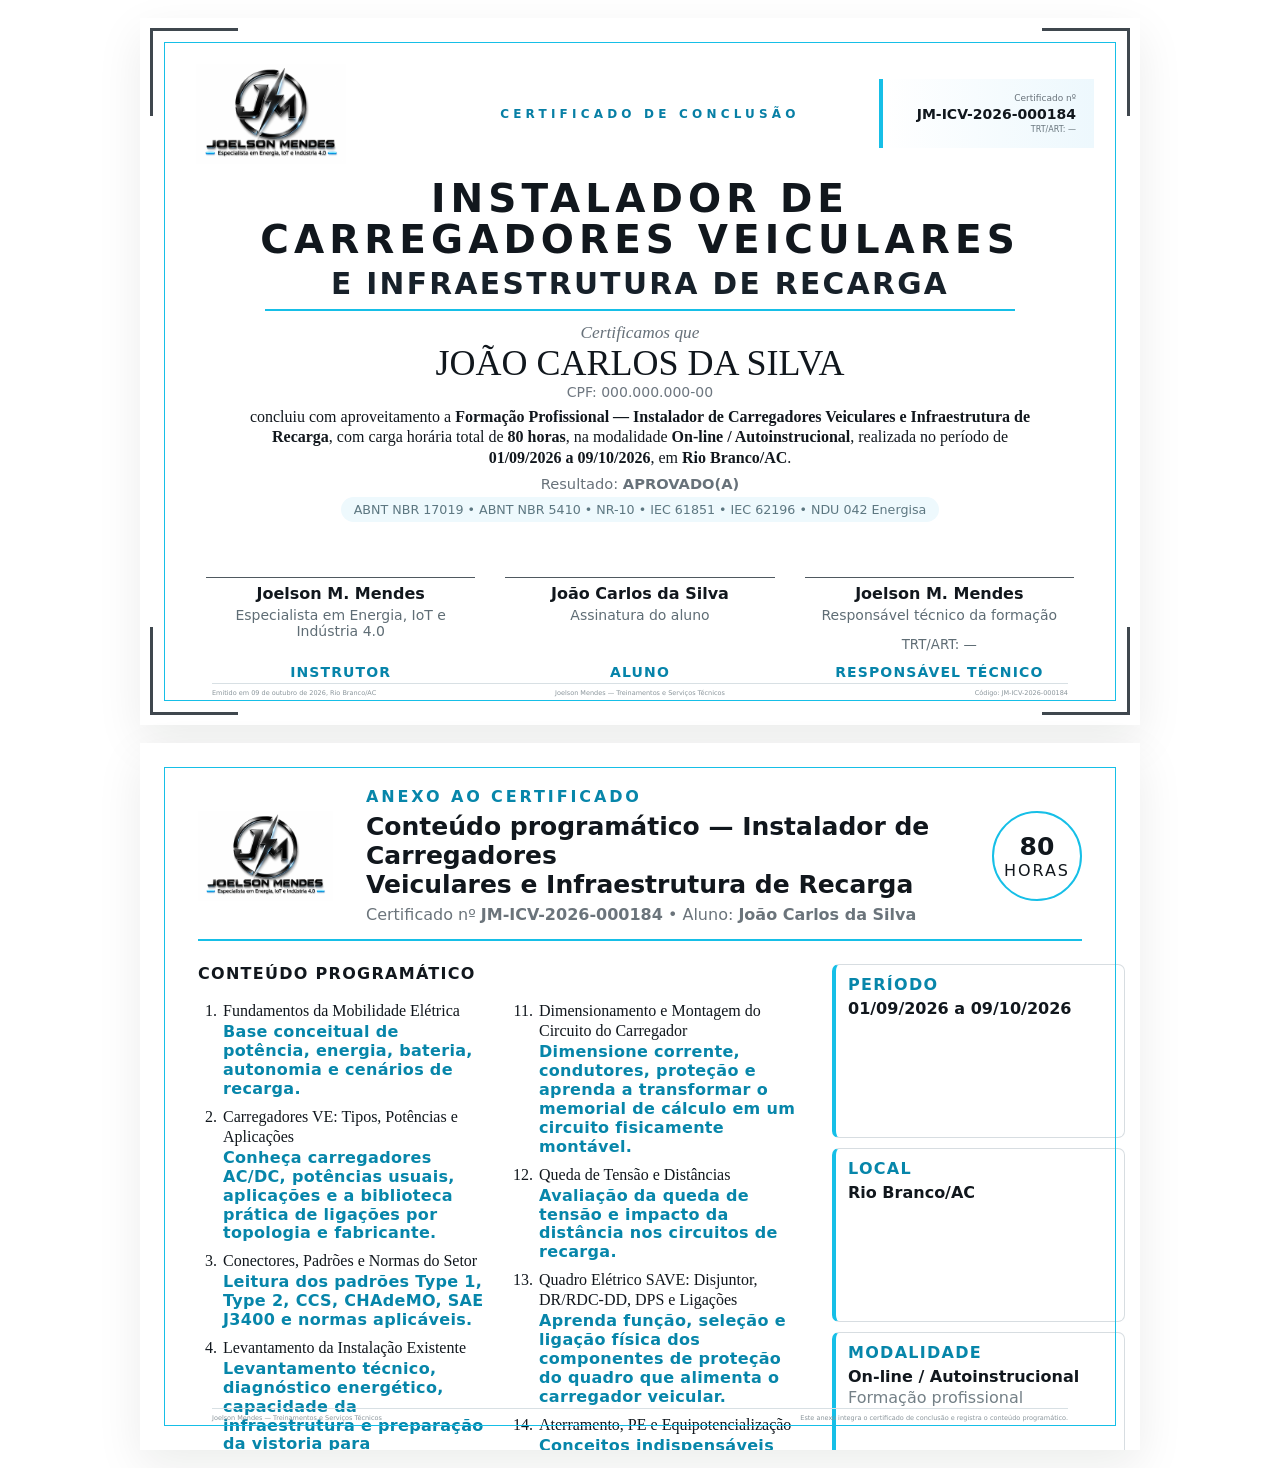
<file: preview_cert_v9.html>
<!doctype html><html lang="pt-BR"><head><meta charset="utf-8"><title>QA Certificado V9</title><link rel="stylesheet" href="styles.css"><style>body{background:#fff}.certificate-pages{display:block}.cert-page{margin:18px auto}.main{margin:0;padding:0}.view{display:block;padding:0}</style></head><body><main class="main"><section id="view-certificate" class="view"><div class="certificate-wrap"><div class="certificate-pages">
<section class="cert-page cert-front cert-institutional" id="certificate"><div class="cert-frame-cyan"></div><span class="corner-mark c1"></span><span class="corner-mark c2"></span><span class="corner-mark c3"></span><span class="corner-mark c4"></span><header class="inst-cert-header"><img src="assets/logo-joelson.jpeg" class="inst-cert-logo" alt="Joelson Mendes"><div class="inst-cert-heading">CERTIFICADO DE CONCLUSÃO</div><div class="inst-cert-numberbox"><small>Certificado nº</small><strong>JM-ICV-2026-000184</strong><span>TRT/ART: —</span></div></header><div class="inst-cert-main"><h1>INSTALADOR DE CARREGADORES VEICULARES<br><span>E INFRAESTRUTURA DE RECARGA</span></h1><div class="inst-rule"></div><p class="inst-certifies">Certificamos que</p><h2>JOÃO CARLOS DA SILVA</h2><p class="inst-cpf">CPF: 000.000.000-00</p><p class="inst-copy">concluiu com aproveitamento a <b>Formação Profissional — Instalador de Carregadores Veiculares e Infraestrutura de Recarga</b>, com carga horária total de <b>80 horas</b>, na modalidade <b>On-line / Autoinstrucional</b>, realizada no período de <b>01/09/2026 a 09/10/2026</b>, em <b>Rio Branco/AC</b>.</p><p class="inst-result">Resultado: <b>APROVADO(A)</b></p><div class="inst-refstrip">ABNT NBR 17019 • ABNT NBR 5410 • NR-10 • IEC 61851 • IEC 62196 • NDU 042 Energisa</div></div><div class="inst-signatures"><div class="inst-sign"><div class="sign-line"></div><strong>Joelson M. Mendes</strong><span>Especialista em Energia, IoT e Indústria 4.0</span><em>INSTRUTOR</em></div><div class="inst-sign"><div class="sign-line"></div><strong>João Carlos da Silva</strong><span>Assinatura do aluno</span><em>ALUNO</em></div><div class="inst-sign"><div class="sign-line"></div><strong>Joelson M. Mendes</strong><span>Responsável técnico da formação</span><small>TRT/ART: —</small><em>RESPONSÁVEL TÉCNICO</em></div></div><footer class="inst-cert-footer"><span>Emitido em 09 de outubro de 2026, Rio Branco/AC</span><span>Joelson Mendes — Treinamentos e Serviços Técnicos</span><span>Código: JM-ICV-2026-000184</span></footer></section>
<section class="cert-page cert-annex" id="historyPage"><div class="cert-frame-cyan"></div><header class="annex-header"><img src="assets/logo-joelson.jpeg" alt="Joelson Mendes"><div><span>ANEXO AO CERTIFICADO</span><h2>Conteúdo programático — Instalador de Carregadores<br>Veiculares e Infraestrutura de Recarga</h2><small>Certificado nº <b>JM-ICV-2026-000184</b> • Aluno: <b>João Carlos da Silva</b></small></div><div class="hours-circle"><b>80</b><span>HORAS</span></div></header><div class="annex-rule"></div><div class="annex-layout"><div class="program-area"><h3>CONTEÚDO PROGRAMÁTICO</h3><div class="program-columns" id="programBody"></div></div><aside class="annex-meta"><div class="meta-card"><small>PERÍODO</small><strong>01/09/2026 a 09/10/2026</strong></div><div class="meta-card"><small>LOCAL</small><strong>Rio Branco/AC</strong></div><div class="meta-card"><small>MODALIDADE</small><strong>On-line / Autoinstrucional</strong><span>Formação profissional</span></div><div class="meta-card"><small>INSTRUTOR</small><strong>Joelson M. Mendes</strong><span>Especialista em Energia, IoT e Indústria 4.0</span></div><div class="meta-card"><small>RESPONSABILIDADE TÉCNICA</small><strong>Joelson M. Mendes</strong><span>Responsável técnico da formação</span><span>TRT/ART: —</span></div><div class="meta-card auth-card"><small>CONTROLE DE AUTENTICIDADE</small><strong>JM-ICV-2026-000184</strong><img id="certQr" alt="QR de validação"><span>Registro A1B2C3D4E5F6</span><span class="qr-mode-label">Código local</span></div></aside></div><footer class="annex-footer"><span>Joelson Mendes — Treinamentos e Serviços Técnicos</span><span>Este anexo integra o certificado de conclusão e registra o conteúdo programático.</span></footer></section>
</div></div></section></main><script src="qrcode-local.js"></script><script src="course-data.js"></script><script>const L=window.COURSE_LESSONS;const left=L.slice(0,10),right=L.slice(10);const col=list=>`<ol start="${list[0].id}">${list.map(l=>`<li><b>${l.title}</b><span>${l.description}</span></li>`).join('')}</ol>`;document.getElementById('programBody').innerHTML=col(left)+col(right);document.getElementById('certQr').src=window.makeQrPngDataUri('JM|JM-ICV-2026-000184|A1B2C3D4E5F6',{ecc:'M',margin:4,scale:14});</script></body></html>
</file>
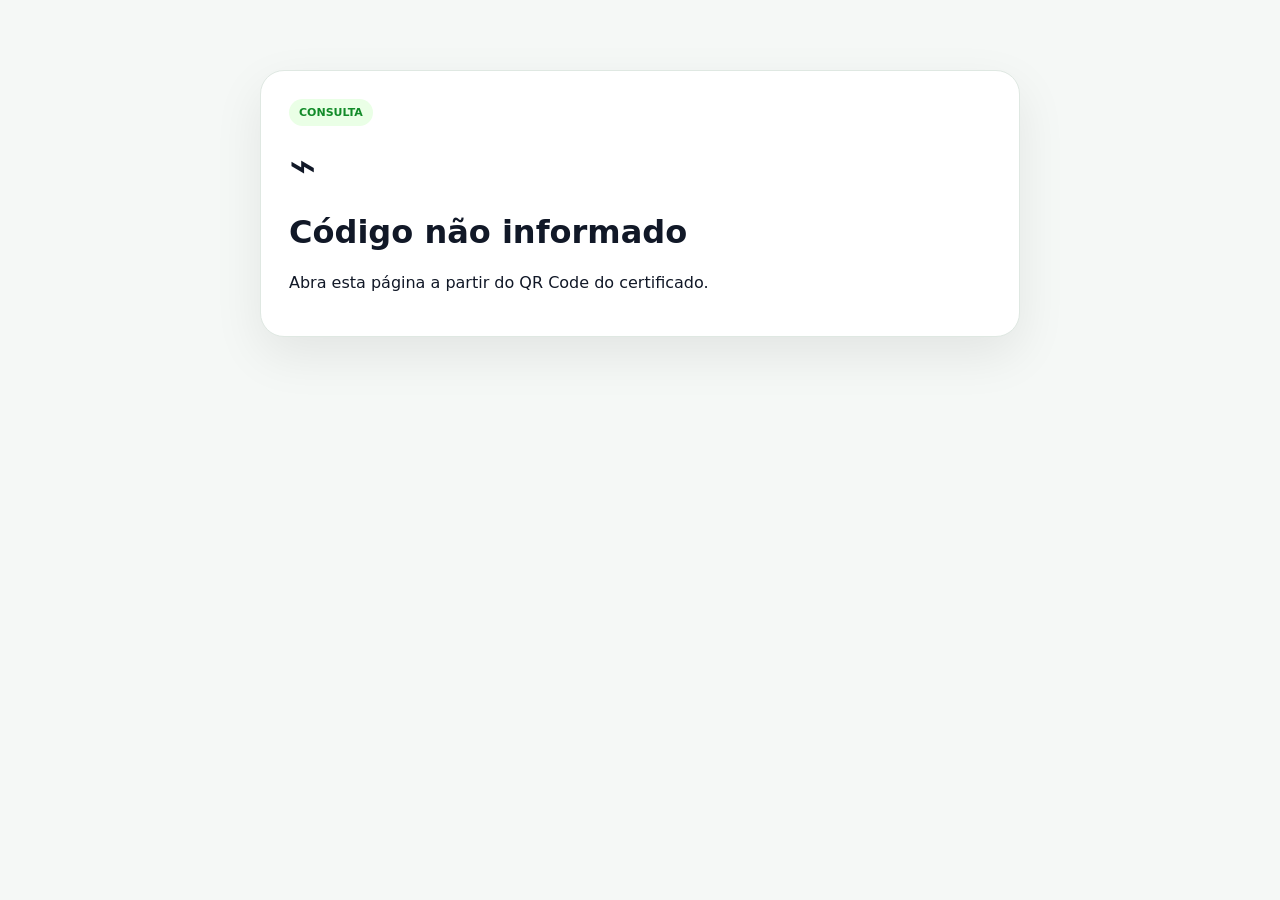
<file: validar.html>
<!DOCTYPE html><html lang="pt-BR"><head><meta charset="UTF-8"><meta name="viewport" content="width=device-width,initial-scale=1"><title>Validação de Certificado</title><style>body{margin:0;font-family:Inter,system-ui,sans-serif;background:#f5f8f6;color:#111827}.wrap{max-width:760px;margin:50px auto;padding:20px}.card{background:white;border:1px solid #dfe8e2;border-radius:24px;padding:28px;box-shadow:0 18px 50px rgba(0,0,0,.08)}.badge{display:inline-block;padding:7px 10px;border-radius:999px;background:#eaffE6;color:#128b29;font-weight:800;font-size:11px}.ok{font-size:46px;margin:12px 0}.grid{display:grid;gap:10px;margin:20px 0}.row{padding:12px;border-radius:12px;background:#f7faf8;border:1px solid #e5ece7}.row small,.row b{display:block}.row small{font-size:9px;color:#6b7a72;letter-spacing:.12em}.row b{margin-top:4px}.note{font-size:11px;color:#607067;line-height:1.55;margin-top:18px}.warn{background:#fff8e8;border-color:#f3d28a}</style></head><body><div class="wrap"><div class="card" id="card"></div></div><script>
const q=new URLSearchParams(location.search),code=q.get('c')||q.get('codigo')||'',hash=q.get('h')||'';
const card=document.getElementById('card');
if(!code){
  card.innerHTML='<span class="badge">CONSULTA</span><div class="ok">⌁</div><h1>Código não informado</h1><p>Abra esta página a partir do QR Code do certificado.</p>';
}else{
  card.innerHTML=`<span class="badge">CERTIFICADO CONSULTADO</span><div class="ok">✓</div><h1>${code}</h1><div class="grid"><div class="row"><small>FORMAÇÃO</small><b>Instalador de Carregadores Veiculares e Infraestrutura de Recarga</b></div><div class="row"><small>REGISTRO DE INTEGRIDADE</small><b>${hash?hash.toUpperCase():'—'}</b></div></div><div class="row warn"><b>Consulta técnica</b><span class="note">O QR foi otimizado para leitura em tela e PDF. A validação pública antifraude com nome, status e data requer a conexão desta página ao banco de certificados (estrutura Supabase incluída no pacote).</span></div>`;
}
</script></body></html>
</file>
<file: styles.css>
*{box-sizing:border-box} :root{--bg:#f7faf8;--card:#fff;--text:#101827;--muted:#65706c;--line:#e4ebe6;--green:#39ff14;--green2:#00d92b;--green3:#eaffE6;--dark:#0a1310;--red:#ff4d4f;--amber:#f59e0b;--shadow:0 16px 44px rgba(10,25,17,.08);--radius:20px}html{scroll-behavior:smooth}body{margin:0;background:var(--bg);font-family:Inter,system-ui,-apple-system,"Segoe UI",sans-serif;color:var(--text)}button,input{font:inherit}.sidebar{position:fixed;inset:0 auto 0 0;width:274px;background:linear-gradient(180deg,#08100d,#101b16);color:#fff;padding:22px 16px;display:flex;flex-direction:column;z-index:30}.brand{display:flex;align-items:center;gap:12px;padding:0 5px 22px;border-bottom:1px solid rgba(255,255,255,.08)}.brand img{width:48px;height:48px;object-fit:cover;border-radius:12px;background:white}.brand strong{display:block;font-size:13px;letter-spacing:.18em}.brand small{font-size:9px;letter-spacing:.14em;color:#99aaa2}.side-progress{margin:18px 4px;padding:12px;background:rgba(255,255,255,.06);border-radius:16px;display:flex;align-items:center;gap:12px}.ring{--p:0;display:grid;place-items:center;width:58px;height:58px;border-radius:50%;background:conic-gradient(var(--green) calc(var(--p)*1%),rgba(255,255,255,.12) 0);position:relative}.ring:after{content:"";position:absolute;width:44px;height:44px;border-radius:50%;background:#101b16}.ring span{position:relative;z-index:2;font-size:11px;font-weight:900;color:var(--green)}.side-progress strong{display:block;font-size:12px}.side-progress small{color:#9fafA8;font-size:10px}.sidebar nav{display:flex;flex-direction:column;gap:5px}.nav-item{border:0;background:transparent;color:#b9c4bf;text-align:left;padding:13px 14px;border-radius:13px;display:flex;gap:12px;align-items:center}.nav-item:hover,.nav-item.active{background:rgba(57,255,20,.10);color:#fff}.nav-item.reward{border:1px solid rgba(57,255,20,.12);margin-top:8px}.nav-item em{margin-left:auto;font-style:normal;font-size:11px}.sidebar-foot{margin-top:auto;font-size:10px;color:#8fa098;padding:10px 5px}.online-dot{display:inline-block;width:7px;height:7px;border-radius:50%;background:var(--green);box-shadow:0 0 8px var(--green);margin-right:5px}.main{margin-left:274px;padding:0 28px 70px}.topbar{height:88px;position:sticky;top:0;z-index:20;background:rgba(247,250,248,.88);backdrop-filter:blur(14px);display:flex;align-items:center;border-bottom:1px solid rgba(228,235,230,.9);gap:14px}.topbar h1{margin:0;font-size:19px}.topbar p{margin:3px 0 0;font-size:11px;color:var(--muted)}.topbar .btn{margin-left:auto}.icon-btn{display:none;border:0;background:transparent;font-size:24px}.view{display:none;padding-top:26px}.view.active{display:block}.btn{border:0;border-radius:12px;padding:11px 16px;font-weight:800;cursor:pointer;display:inline-flex;align-items:center;justify-content:center;text-decoration:none}.btn.primary{background:var(--green);color:#07100b;box-shadow:0 8px 24px rgba(57,255,20,.18)}.btn.dark{background:var(--dark);color:#fff}.btn.outline{background:#fff;border:1px solid var(--line);color:#24322b}.btn.full{width:100%}.btn.big{padding:15px 22px;font-size:15px}.btn:disabled{opacity:.35;cursor:not-allowed}.hero{display:grid;grid-template-columns:1.15fr .85fr;gap:24px;background:radial-gradient(circle at 78% 20%,rgba(57,255,20,.14),transparent 30%),linear-gradient(135deg,#fff,#f6fff4);border:1px solid #dcebe1;border-radius:28px;padding:34px;box-shadow:var(--shadow);overflow:hidden}.hero-copy{padding:10px 0}.kicker{font-size:10px;letter-spacing:.16em;font-weight:900;color:#159c32}.hero h2{font-size:42px;line-height:1.04;margin:12px 0 14px}.hero h2 span,.reward-ready h2 span{color:#09b92a}.hero p{font-size:16px;line-height:1.55;color:var(--muted);max-width:720px}.hero-actions{display:flex;gap:10px;margin-top:22px}.trust-row{display:flex;gap:16px;flex-wrap:wrap;margin-top:22px;font-size:11px;color:#43544b}.hero-image{height:430px;border-radius:22px;overflow:hidden}.hero-image img{width:100%;height:100%;object-fit:cover}.stats{display:grid;grid-template-columns:repeat(4,1fr);gap:14px;margin:18px 0 30px}.stats article{background:#fff;border:1px solid var(--line);border-radius:18px;padding:20px;box-shadow:var(--shadow)}.stats strong{display:block;font-size:28px}.stats span{font-size:11px;color:var(--muted)}.stats .green{background:linear-gradient(135deg,#eaffE6,#fff);border-color:#bef4c4}.section-head{display:flex;align-items:flex-end;justify-content:space-between;margin:24px 0 14px}.section-head h2,.section-head h3{margin:6px 0 3px}.section-head p{margin:0;color:var(--muted);font-size:12px}.link-btn{border:0;background:transparent;color:#139c31;font-weight:800;cursor:pointer}.lesson-grid{display:grid;grid-template-columns:repeat(4,1fr);gap:14px}.lesson-card{background:#fff;border:1px solid var(--line);border-radius:18px;overflow:hidden;box-shadow:var(--shadow);cursor:pointer;transition:.2s}.lesson-card:hover{transform:translateY(-2px)}.lesson-thumb{height:145px;overflow:hidden;position:relative}.lesson-thumb img{width:100%;height:100%;object-fit:cover}.lesson-num{position:absolute;left:10px;top:10px;background:rgba(8,16,13,.88);color:var(--green);padding:6px 8px;border-radius:9px;font-size:10px;font-weight:900}.lesson-check{position:absolute;right:10px;top:10px;background:#fff;border-radius:50%;width:28px;height:28px;display:grid;place-items:center;color:#96a09b}.lesson-card.done .lesson-check{background:var(--green);color:#08100d}.lesson-body{padding:15px}.lesson-body h4{margin:0 0 7px;font-size:14px}.lesson-body p{margin:0;color:var(--muted);font-size:11px;line-height:1.45}.reward-banner{margin-top:28px;background:linear-gradient(110deg,#0a1511,#0d2418);color:#fff;border-radius:24px;padding:25px;display:grid;grid-template-columns:64px 1fr auto;gap:18px;align-items:center;border:1px solid rgba(57,255,20,.18)}.reward-icon{width:58px;height:58px;border-radius:17px;background:var(--green);color:#08100d;display:grid;place-items:center;font-size:28px}.reward-banner h3{margin:5px 0}.reward-banner p{margin:0;color:#a8b9b0;font-size:12px}.reward-status{border:1px solid rgba(255,255,255,.15);padding:10px 13px;border-radius:12px;font-size:11px}.lesson-list{display:flex;flex-direction:column;gap:10px}.lesson-row{background:#fff;border:1px solid var(--line);border-radius:16px;padding:14px 16px;display:grid;grid-template-columns:48px 1fr 120px;gap:15px;align-items:center;cursor:pointer}.lesson-row:hover{border-color:#b8eac1}.lesson-row .number{width:42px;height:42px;border-radius:12px;background:#eef6f0;display:grid;place-items:center;color:#159c32;font-weight:900}.lesson-row.done .number{background:var(--green);color:#08100d}.lesson-row h4{margin:0 0 4px}.lesson-row p{margin:0;color:var(--muted);font-size:11px}.lesson-row .status{text-align:right;font-size:10px;color:#819088}.lesson-view{max-width:1050px;margin:0 auto}.lesson-hero{background:#fff;border:1px solid var(--line);border-radius:26px;overflow:hidden;box-shadow:var(--shadow)}.lesson-hero-img{height:380px;overflow:hidden;position:relative}.lesson-hero-img img{width:100%;height:100%;object-fit:cover}.lesson-hero-overlay{position:absolute;inset:auto 0 0;background:linear-gradient(transparent,rgba(0,0,0,.78));padding:70px 30px 24px;color:#fff}.lesson-hero-overlay span{color:var(--green);font-weight:900;font-size:10px;letter-spacing:.16em}.lesson-hero-overlay h2{font-size:32px;margin:8px 0}.lesson-hero-overlay p{margin:0;max-width:760px;color:#e5ece8}.lesson-content{padding:28px;background:#fff}.lesson-section{margin-bottom:26px}.lesson-section h3{font-size:17px;margin:0 0 12px}.objective-list{display:grid;grid-template-columns:repeat(3,1fr);gap:10px}.objective{padding:14px;border-radius:14px;background:#f4f9f5;border:1px solid #e4eee7;font-size:12px;line-height:1.45}.theory{font-size:14px;line-height:1.7;color:#35433c}.formula{background:#0b1511;color:#fff;border-radius:18px;padding:20px;font-family:ui-monospace,SFMono-Regular,Menlo,monospace;border-left:5px solid var(--green);font-size:17px}.formula small{display:block;color:#9eb0a7;margin-bottom:8px;font-family:Inter,system-ui}.example,.activity{padding:18px;border-radius:16px;background:#f7fbf8;border:1px solid var(--line);line-height:1.55;font-size:13px}.activity{background:#efffed;border-color:#c9f6c8}.quiz{display:flex;flex-direction:column;gap:14px}.question{border:1px solid var(--line);border-radius:16px;padding:16px}.question strong{display:block;margin-bottom:10px}.options{display:flex;gap:8px;flex-wrap:wrap}.option{border:1px solid #dbe5de;background:#fff;padding:9px 12px;border-radius:10px;cursor:pointer;font-size:11px}.option.selected{border-color:var(--green2);background:#efffed}.option.correct{background:#dbffd6;border-color:#63e774}.option.wrong{background:#ffe6e6;border-color:#ff9b9b}.lesson-end-nav{display:grid;grid-template-columns:1fr 1fr 1fr;gap:10px;margin:18px 0}.lesson-end-nav .complete{background:var(--green)}.sticky-lesson-nav{position:fixed;left:294px;right:20px;bottom:14px;background:rgba(8,16,13,.94);backdrop-filter:blur(15px);border:1px solid rgba(57,255,20,.18);border-radius:18px;padding:9px;display:grid;grid-template-columns:1fr 1fr 1fr;gap:8px;z-index:25;box-shadow:0 16px 40px rgba(0,0,0,.2)}.sticky-lesson-nav.hidden{display:none}.sticky-lesson-nav .btn{padding:10px}.project-hero{background:linear-gradient(135deg,#fff,#efffed);border:1px solid #d8ecdc;border-radius:24px;padding:28px}.project-hero h2{margin:7px 0}.project-hero p{color:var(--muted)}.project-grid{display:grid;grid-template-columns:1.3fr .7fr;gap:18px;margin-top:18px}.panel{background:#fff;border:1px solid var(--line);border-radius:20px;padding:22px;box-shadow:var(--shadow)}.deliverables{display:flex;flex-direction:column;gap:9px}.deliverable{display:flex;gap:10px;align-items:flex-start;border:1px solid var(--line);border-radius:12px;padding:12px}.deliverable input{width:18px;height:18px;accent-color:#21d83e}.deliverable strong{font-size:12px}.deliverable small{display:block;color:var(--muted);margin-top:3px}.project-status-box{text-align:center;padding:20px}.big-lock{font-size:56px}.locked-screen{text-align:center;max-width:620px;margin:80px auto;background:#fff;border:1px solid var(--line);border-radius:24px;padding:40px;box-shadow:var(--shadow)}.locked-screen>div:first-child{font-size:60px}.unlock-progress{margin:20px auto;max-width:360px;text-align:left;font-size:11px}.unlock-progress div{height:8px;border-radius:10px;background:#e7eee9;overflow:hidden;margin-top:7px}.unlock-progress i{display:block;height:100%;background:var(--green);width:0}.hidden{display:none!important}.certificate-wrap{max-width:1000px;margin:auto}.certificate{background:#fff;border:8px solid #0c1512;outline:2px solid var(--green);outline-offset:-15px;padding:58px;text-align:center;min-height:650px}.cert-top{display:flex;align-items:center;justify-content:center;gap:15px;font-size:12px;letter-spacing:.17em}.cert-top img{width:65px;height:65px;object-fit:cover;border-radius:12px}.certificate h2{font-weight:400;margin-top:48px}.certificate h2 b{color:#10af2c}.certificate h3{font-size:34px;border-bottom:1px solid #cbd7cf;display:inline-block;padding:0 50px 8px}.certificate p{max-width:760px;margin:18px auto;line-height:1.6;color:#4c5b53}.cert-sign{display:flex;justify-content:space-between;margin-top:70px}.cert-sign div{width:42%;border-top:1px solid #8c9b93;padding-top:8px}.cert-sign span{display:block;color:#74827b;font-size:10px}.certificate-actions{display:flex;gap:12px;align-items:end;margin-top:16px}.certificate-actions label{flex:1;font-size:11px}.certificate-actions input{width:100%;padding:11px;border:1px solid var(--line);border-radius:10px;margin-top:5px}.reward-ready{text-align:center;max-width:900px;margin:20px auto}.reward-ready h2{font-size:38px}.reward-ready p{color:var(--muted);line-height:1.6;max-width:700px;margin:0 auto 22px}.reward-device{margin-top:28px;border-radius:24px;overflow:hidden;max-height:520px}.reward-device img{width:100%;height:100%;object-fit:cover}.toast{position:fixed;right:24px;bottom:24px;background:#101827;color:#fff;border-radius:12px;padding:12px 16px;opacity:0;transform:translateY(10px);pointer-events:none;transition:.2s;z-index:99}.toast.show{opacity:1;transform:none}@media(max-width:1200px){.lesson-grid{grid-template-columns:repeat(2,1fr)}}@media(max-width:900px){.sidebar{left:-290px;transition:.25s}.sidebar.open{left:0}.main{margin-left:0;padding:0 15px 90px}.icon-btn{display:block}.hero{grid-template-columns:1fr}.hero-image{height:330px}.stats{grid-template-columns:repeat(2,1fr)}.project-grid{grid-template-columns:1fr}.sticky-lesson-nav{left:10px;right:10px;bottom:8px}.objective-list{grid-template-columns:1fr}.lesson-row{grid-template-columns:45px 1fr}.lesson-row .status{display:none}}@media(max-width:600px){.topbar .outline{display:none}.hero{padding:22px 18px}.hero h2{font-size:31px}.lesson-grid,.stats{grid-template-columns:1fr}.reward-banner{grid-template-columns:52px 1fr}.reward-status{grid-column:1/-1}.lesson-hero-img{height:300px}.lesson-hero-overlay{padding:50px 18px 18px}.lesson-hero-overlay h2{font-size:25px}.lesson-content{padding:20px 16px}.lesson-end-nav,.sticky-lesson-nav{grid-template-columns:1fr 1fr}.lesson-end-nav .complete,.sticky-lesson-nav .complete{grid-column:1/-1;grid-row:1}.certificate{padding:38px 20px}.cert-sign{flex-direction:column;gap:40px}.cert-sign div{width:100%}}
.pill-grid{display:flex;flex-wrap:wrap;gap:10px}.pill{display:inline-flex;padding:9px 12px;border-radius:999px;background:#efffed;border:1px solid #c9f6c8;font-size:11px;font-weight:700;color:#146c2a}.highlight-grid{display:grid;grid-template-columns:repeat(2,1fr);gap:12px}.highlight-item{padding:15px;border-radius:16px;background:linear-gradient(135deg,#fff,#f5fff4);border:1px solid #dceee0;font-size:12px;line-height:1.55}.support-figure{margin:0;background:#fff;border:1px solid var(--line);border-radius:20px;padding:16px;box-shadow:var(--shadow)}.support-figure img{width:100%;display:block;border-radius:14px}.support-figure figcaption{font-size:12px;color:var(--muted);margin-top:10px}.ref-grid{display:flex;flex-wrap:wrap;gap:10px}.ref-chip{display:inline-flex;padding:11px 14px;border-radius:12px;background:#09110e;color:#fff;text-decoration:none;font-size:11px;font-weight:700;border:1px solid rgba(57,255,20,.18)}.ref-chip:hover{background:#122019}.theory p{margin:0 0 14px}.theory p:last-child{margin-bottom:0}@media(max-width:900px){.highlight-grid{grid-template-columns:1fr}}
.technical-section{border-top:1px solid var(--line);padding-top:24px}.technical-body{font-size:13px;line-height:1.65;color:#34443b}.technical-body ol,.technical-body ul{padding-left:22px}.technical-body li{margin:7px 0}.tech-equation,.calc-steps{background:#0b1511;color:#fff;border-radius:14px;padding:17px 18px;border-left:4px solid var(--green);font-family:ui-monospace,SFMono-Regular,Menlo,monospace;line-height:1.7}.tech-note{font-size:11px;color:#66766e;background:#f5f8f6;padding:10px;border-radius:10px}.warning-box{background:#fff3f3;border:1px solid #ffc7c7;border-left:5px solid var(--red);padding:16px;border-radius:14px;color:#6f2727}.tech-table-wrap{overflow:auto;border:1px solid var(--line);border-radius:14px}.tech-table{width:100%;border-collapse:collapse;font-size:11px}.tech-table th{background:#101b16;color:#fff;text-align:left;padding:10px}.tech-table td{padding:10px;border-top:1px solid #e4ebe6;vertical-align:top}.tech-table tr:nth-child(even) td{background:#f7fbf8}.check-matrix{display:grid;grid-template-columns:repeat(2,1fr);gap:9px}.check-matrix div{background:#f5faf6;border:1px solid #e1ebe4;border-radius:11px;padding:11px;font-size:11px}.simulator-box{background:linear-gradient(135deg,#f9fff8,#fff);border:1px solid #cfeeda;border-radius:20px;padding:20px}.sim-head{display:flex;align-items:flex-start;justify-content:space-between;gap:14px;margin-bottom:14px}.sim-head h3{margin:5px 0}.sim-head p{margin:0;color:var(--muted);font-size:11px}.sim-badge{font-size:9px;font-weight:900;letter-spacing:.12em;color:#0d7d2a;background:#e4ffdf;border:1px solid #baf3bd;border-radius:999px;padding:7px 9px}.sim-grid{display:grid;grid-template-columns:repeat(3,1fr);gap:10px}.sim-grid label{font-size:10px;font-weight:800;color:#3b4b43}.sim-grid input,.sim-grid select{width:100%;margin-top:5px;border:1px solid #d6e2d9;background:#fff;border-radius:10px;padding:9px;outline:none}.sim-calc{margin-top:12px}.sim-result{margin-top:14px;background:#0d1713;color:#eaf7ee;border-radius:14px;padding:15px;line-height:1.65;font-size:12px}.sim-result span{color:#a6b6ad;font-size:10px}.sim-result.ok{border-left:5px solid var(--green)}.sim-result.bad{border-left:5px solid var(--red)}.sim-checks{display:grid;grid-template-columns:repeat(2,1fr);gap:8px}.sim-checks label{background:#fff;border:1px solid var(--line);padding:10px;border-radius:10px;font-size:11px}.sim-checks input{accent-color:#28d643}.lesson-content .kicker{display:block}@media(max-width:850px){.sim-grid{grid-template-columns:repeat(2,1fr)}.check-matrix,.sim-checks{grid-template-columns:1fr}}@media(max-width:560px){.sim-grid{grid-template-columns:1fr}}

/* V4 — implantação em condomínios e estudos de caso */
.manufacturer-case{border:1px solid #bfe8ca;background:linear-gradient(135deg,#fbfffc,#efffed);border-radius:20px;padding:20px}.case-head{border-bottom:1px solid #d6ebdb;padding-bottom:12px;margin-bottom:14px}.case-head span{display:inline-block;font-size:9px;font-weight:900;letter-spacing:.14em;color:#12752b;background:#dfffe1;border-radius:999px;padding:6px 9px}.case-head h3{margin:8px 0 0}.case-source{margin-top:14px;padding:12px 14px;border-radius:13px;background:#fff;border-left:4px solid var(--green2);font-size:11px;line-height:1.55;color:#516159}.mini-checklist{display:grid;grid-template-columns:repeat(2,1fr);gap:8px}.mini-checklist span{padding:10px 12px;border:1px solid #dbe8de;border-radius:12px;background:#fff;font-size:11px}.mini-checklist span:before{content:'✓';color:#11b732;font-weight:900;margin-right:7px}.process-flow{display:grid;grid-template-columns:repeat(4,1fr);gap:10px}.process-flow span{position:relative;padding:14px 12px;border-radius:14px;background:#0b1511;color:#fff;font-size:11px;line-height:1.4;border-bottom:3px solid var(--green)}.arch-flow{display:flex;align-items:center;gap:8px;flex-wrap:wrap;margin-top:14px}.arch-flow span{padding:9px 12px;border:1px solid #bfe8ca;border-radius:10px;background:#efffed;font-weight:800;font-size:11px}.arch-flow b{color:#17b235}.source-ref{cursor:default;background:#153522!important;border-color:#2f7543!important}.technical-body ul{padding-left:20px}.technical-body li{margin:6px 0;line-height:1.5}@media(max-width:900px){.mini-checklist,.process-flow{grid-template-columns:1fr 1fr}}@media(max-width:600px){.mini-checklist,.process-flow{grid-template-columns:1fr}}

/* V5 — Cadastro, certificação e histórico */
.profile-grid,.issue-grid{display:grid;grid-template-columns:1.25fr .75fr;gap:18px;margin-top:18px}.student-form{display:grid;gap:14px}.student-form label{display:grid;gap:6px;font-size:11px;font-weight:800;color:#34433b}.student-form input{width:100%;padding:12px 13px;border:1px solid var(--line);border-radius:12px;background:#fff;color:var(--text);outline:none}.student-form input:focus{border-color:#49d864;box-shadow:0 0 0 3px rgba(57,255,20,.1)}.form-row{display:grid;grid-template-columns:1fr 110px;gap:12px}.optional{font-weight:500;color:var(--muted);font-size:9px}.consent{display:flex!important;align-items:flex-start;gap:9px;font-weight:500!important;line-height:1.45}.consent input{width:18px;height:18px;accent-color:#20d33b;flex:0 0 auto}.profile-summary p{color:var(--muted);line-height:1.6}.profile-security{margin-top:18px;padding:16px;border-radius:14px;background:#efffed;border:1px solid #ccefcf}.profile-security b,.profile-security span{display:block}.profile-security span{font-size:11px;color:#45604e;margin-top:5px}.modal-backdrop{position:fixed;inset:0;background:rgba(4,12,8,.76);backdrop-filter:blur(10px);z-index:120;display:grid;place-items:center;padding:20px}.profile-modal{width:min(560px,100%);background:#fff;border-radius:24px;padding:28px;box-shadow:0 30px 90px rgba(0,0,0,.35);position:relative}.profile-modal h2{margin:7px 0 6px;font-size:28px}.profile-modal>p{margin:0 0 18px;color:var(--muted)}.modal-close{position:absolute;right:14px;top:12px;border:0;background:#eef4ef;width:36px;height:36px;border-radius:50%;font-size:22px;cursor:pointer}.student-form.compact{gap:11px}.certificate-issue{max-width:1100px;margin:0 auto}.confirm-lines{display:grid;gap:11px;margin:15px 0}.confirm-lines span{padding:12px;border:1px solid var(--line);border-radius:12px;background:#f9fbf9}.confirm-lines small,.confirm-lines b{display:block}.confirm-lines small{font-size:9px;color:var(--muted);text-transform:uppercase;letter-spacing:.11em}.confirm-lines b{margin-top:4px}.req-list{display:grid;gap:10px;margin:15px 0 20px}.req-list span{padding:12px;border-radius:12px;background:#efffed;border:1px solid #d1f0d4;font-size:12px;font-weight:700}.cert-toolbar{display:flex;align-items:center;justify-content:space-between;gap:14px;margin-bottom:14px;background:#fff;border:1px solid var(--line);border-radius:18px;padding:13px 16px;box-shadow:var(--shadow)}.cert-toolbar strong{display:block;margin-top:4px}.toolbar-actions{display:flex;gap:9px}.certificate-pages{display:grid;gap:18px}.cert-page{background:#fff;box-shadow:var(--shadow);page-break-after:always}.cert-front{aspect-ratio:1.414/1;min-height:650px;padding:14px}.cert-border{height:100%;border:7px solid #0b1511;outline:2px solid var(--green);outline-offset:-15px;padding:44px 52px;display:flex;flex-direction:column;text-align:center}.cert-top{display:flex;align-items:center;justify-content:center;gap:14px;letter-spacing:.18em;font-size:11px}.cert-top img{width:64px;height:64px;object-fit:cover;border-radius:12px}.cert-course-tag{margin:34px auto 8px;color:#159c32;font-size:9px;font-weight:900;letter-spacing:.15em}.cert-front h2{font-size:30px;font-weight:400;margin:8px 0}.cert-front h2 b{color:#13ad2d}.certifies{color:var(--muted);margin:20px 0 7px}.cert-front h3{font-size:34px;margin:0 auto 15px;border-bottom:1px solid #cbd8cf;padding:0 42px 9px;display:inline-block}.cert-copy{max-width:780px;margin:0 auto;color:#4c5b53;line-height:1.55;font-size:12px}.cert-date{font-size:11px;margin-top:18px}.cert-bottom{margin-top:auto;display:flex;justify-content:space-between;align-items:end;gap:30px}.cert-sign{text-align:left;border-top:1px solid #92a198;padding-top:9px;min-width:290px}.cert-sign b,.cert-sign span{display:block}.cert-sign span{font-size:9px;color:#6d7e75}.cert-verification{display:flex;align-items:center;gap:10px;text-align:left}.cert-verification img{width:94px;height:94px;background:#fff;border:1px solid #d9e4dd;padding:4px}.cert-verification b,.cert-verification span,.cert-verification small{display:block}.cert-verification b{font-size:11px}.cert-verification span,.cert-verification small{font-size:8px;color:#74827b;margin-top:4px}.cert-history{padding:44px 48px;min-height:720px}.history-head{display:flex;align-items:center;gap:15px;border-bottom:2px solid #0b1511;padding-bottom:16px}.history-head img{width:58px;height:58px;border-radius:12px;object-fit:cover}.history-head span{font-size:9px;letter-spacing:.16em;color:#159c32;font-weight:900}.history-head h2{margin:4px 0 0;font-size:22px}.history-student{display:grid;grid-template-columns:2fr 1fr 1fr;gap:10px;margin:18px 0}.history-student>div{padding:11px 12px;background:#f5f9f6;border:1px solid var(--line);border-radius:11px}.history-student small,.history-student strong{display:block}.history-student small{font-size:8px;color:var(--muted);letter-spacing:.11em}.history-student strong{font-size:11px;margin-top:4px}.history-table{width:100%;border-collapse:collapse;font-size:9px}.history-table th{background:#0b1511;color:#fff;padding:8px;text-align:left}.history-table td{padding:7px 8px;border-bottom:1px solid #e4ebe6}.history-table tr:nth-child(even) td{background:#f7fbf8}.history-project{margin-top:14px;padding:12px;border-radius:12px;background:#efffed;border:1px solid #ccefcf;font-size:10px}.history-note{margin-top:10px;color:#687970;font-size:9px;line-height:1.5}.no-print{display:block}
@media(max-width:900px){.profile-grid,.issue-grid{grid-template-columns:1fr}.cert-toolbar{align-items:flex-start;flex-direction:column}.cert-front{aspect-ratio:auto}.cert-border{padding:28px 22px}.cert-bottom{flex-direction:column;align-items:stretch}.cert-verification{justify-content:flex-start}.history-student{grid-template-columns:1fr}.toolbar-actions{width:100%;flex-wrap:wrap}.toolbar-actions .btn{flex:1}.form-row{grid-template-columns:1fr 85px}}



/* V6 — certificado institucional inspirado no modelo oficial de duas páginas */
:root{--cert-cyan:#16bfe7;--cert-ink:#11171d;--cert-soft:#eef9fd}
.cert-page{position:relative;overflow:hidden;background:#fff;color:var(--cert-ink)}
.cert-institutional,.cert-annex{aspect-ratio:1.414/1;min-height:700px;padding:38px 46px;box-shadow:var(--shadow)}
.cert-frame-cyan{position:absolute;inset:24px;border:1.8px solid var(--cert-cyan);pointer-events:none}
.corner-mark{position:absolute;width:88px;height:88px;pointer-events:none}.corner-mark:before,.corner-mark:after{content:"";position:absolute;background:#3f474e}.corner-mark:before{width:88px;height:3px}.corner-mark:after{width:3px;height:88px}.c1{left:10px;top:10px}.c2{right:10px;top:10px;transform:rotate(90deg)}.c3{left:10px;bottom:10px;transform:rotate(-90deg)}.c4{right:10px;bottom:10px;transform:rotate(180deg)}
.inst-cert-header{height:115px;display:grid;grid-template-columns:260px 1fr 240px;align-items:center;gap:20px;position:relative;z-index:2}.inst-cert-logo{width:170px;max-height:100px;object-fit:contain}.inst-cert-heading{text-align:center;font-weight:900;letter-spacing:.35em;color:#077fa5;font-size:12px}.inst-cert-numberbox{justify-self:end;width:215px;background:linear-gradient(90deg,#fff,#edf8fd);border-left:4px solid var(--cert-cyan);padding:14px 18px;text-align:right}.inst-cert-numberbox small,.inst-cert-numberbox strong,.inst-cert-numberbox span{display:block}.inst-cert-numberbox small{font-size:9px;color:#68727a}.inst-cert-numberbox strong{font-size:14px;margin:3px 0}.inst-cert-numberbox span{font-size:8px;color:#69767e}
.inst-cert-main{text-align:center;padding:0 65px}.inst-cert-main h1{font-size:39px;line-height:1.05;letter-spacing:.13em;margin:8px 0 10px}.inst-rule{height:2px;background:var(--cert-cyan);margin:0 25px 12px}.inst-certifies{font-family:Georgia,serif;font-style:italic;color:#67717a;margin:6px 0;font-size:16px}.inst-cert-main h2{font-family:Georgia,serif;font-size:30px;margin:6px 0 5px}.inst-cpf{font-size:11px;margin:0 0 13px;color:#6e7780}.inst-copy{font-family:Georgia,serif;font-size:13px;line-height:1.5;margin:0 auto;max-width:1000px}.inst-result{font-size:11px;color:#68727a}.inst-refstrip{display:inline-block;background:#eef9fd;border-radius:20px;padding:6px 16px;color:#5d7781;font-size:8px;margin-top:1px}
.inst-signatures{display:grid;grid-template-columns:repeat(3,1fr);gap:30px;align-items:end;margin:55px 20px 0}.inst-sign{text-align:center;min-width:0}.sign-line{border-top:1px solid #5d6368;margin-bottom:8px}.inst-sign strong,.inst-sign span,.inst-sign small,.inst-sign em{display:block}.inst-sign strong{font-size:10px}.inst-sign span,.inst-sign small{font-size:7.5px;color:#6d767c;margin-top:2px}.inst-sign em{font-style:normal;color:#0684aa;font-size:8px;font-weight:900;letter-spacing:.08em;margin-top:9px}.inst-cert-footer{position:absolute;left:72px;right:72px;bottom:28px;border-top:1px solid #d8e0e4;padding-top:5px;display:grid;grid-template-columns:1fr 1fr 1fr;color:#8a959b;font-size:6.5px}.inst-cert-footer span:nth-child(2){text-align:center}.inst-cert-footer span:nth-child(3){text-align:right}
.cert-annex{padding:44px 58px}.annex-header{display:grid;grid-template-columns:150px 1fr 120px;gap:18px;align-items:center}.annex-header>img{width:135px;max-height:90px;object-fit:contain}.annex-header>div:nth-child(2)>span{font-size:9px;letter-spacing:.18em;color:#0786aa;font-weight:900}.annex-header h2{font-size:25px;line-height:1.15;margin:7px 0 6px}.annex-header small{font-size:8px;color:#6b747b}.hours-circle{width:90px;height:90px;border:2px solid var(--cert-cyan);border-radius:50%;display:grid;place-content:center;text-align:center;justify-self:end}.hours-circle b{font-size:25px}.hours-circle span{font-size:8px;letter-spacing:.12em}.annex-rule{height:2px;background:var(--cert-cyan);margin:15px 0 23px}.annex-layout{display:grid;grid-template-columns:minmax(0,1fr) 250px;gap:30px}.program-area h3{font-size:16px;letter-spacing:.08em;margin:0 0 18px}.program-columns{display:grid;grid-template-columns:1fr 1fr;gap:28px}.program-columns ol{margin:0;padding-left:23px}.program-columns li{font-family:Georgia,serif;font-size:9.5px;line-height:1.35;margin:0 0 12px;padding-left:2px}.program-columns li b{font-weight:400}.program-columns li span{display:block;color:#667078;font-family:Inter,system-ui;font-size:7px;line-height:1.25;margin-top:2px}.annex-meta{display:grid;gap:10px}.meta-card{border:1px solid #d7dde1;border-left:4px solid var(--cert-cyan);border-radius:7px;padding:11px 12px;background:#fff}.meta-card small,.meta-card strong,.meta-card span{display:block}.meta-card small{font-size:7px;letter-spacing:.08em;color:#0786aa;font-weight:900}.meta-card strong{font-size:10px;margin-top:5px}.meta-card span{font-size:7.5px;color:#748087;margin-top:3px}.auth-card{background:#101b25;color:#fff;border:none;border-left:4px solid var(--cert-cyan);display:grid;grid-template-columns:1fr 64px;column-gap:8px}.auth-card small,.auth-card strong,.auth-card span{grid-column:1}.auth-card strong{color:#32d1ef;font-size:12px}.auth-card img{grid-column:2;grid-row:1/4;width:62px;height:62px;background:white;padding:3px}.annex-footer{position:absolute;left:72px;right:72px;bottom:28px;border-top:1px solid #d8e0e4;padding-top:5px;display:flex;justify-content:space-between;color:#8a959b;font-size:6.5px}
@media(max-width:900px){.cert-institutional,.cert-annex{aspect-ratio:auto;min-height:820px;padding:28px 24px}.inst-cert-header{grid-template-columns:1fr;text-align:center;height:auto}.inst-cert-logo{justify-self:center}.inst-cert-numberbox{justify-self:center}.inst-cert-main{padding:15px 0}.inst-cert-main h1{font-size:27px}.inst-signatures{grid-template-columns:1fr;margin-top:35px}.inst-cert-footer,.annex-footer{position:static;margin-top:25px;display:block;text-align:center}.inst-cert-footer span{display:block!important;text-align:center!important;margin:4px}.annex-header{grid-template-columns:1fr;text-align:center}.annex-header>img,.hours-circle{justify-self:center}.annex-layout{grid-template-columns:1fr}.program-columns{grid-template-columns:1fr}}



/* V7 - correcoes de QR e impressao segura */
.auth-card{grid-template-columns:1fr 96px;min-height:118px;align-items:center}
.auth-card img{grid-column:2;grid-row:1/5;width:92px;height:92px;background:#fff;padding:6px;border-radius:4px;image-rendering:pixelated}
.qr-mode-label{font-size:6.8px!important;color:#a9bbc5!important;text-transform:uppercase;letter-spacing:.06em}

@media print{
  @page{size:A4 landscape;margin:0}
  html,body{margin:0!important;padding:0!important;background:#fff!important;width:297mm!important;min-width:297mm!important;height:auto!important}
  html.printing-certificate,html.printing-certificate body{overflow:visible!important}
  .no-print,.sidebar,.topbar,.sticky-lesson-nav,.toast,.modal-backdrop{display:none!important}
  .main{margin:0!important;padding:0!important;width:297mm!important;max-width:297mm!important}
  .view{display:none!important}
  #view-certificate{display:block!important;padding:0!important;margin:0!important;width:297mm!important}
  .certificate-wrap,.certificate-pages{display:block!important;margin:0!important;padding:0!important;width:297mm!important;max-width:297mm!important}
  .cert-toolbar{display:none!important}
  .cert-page{
    display:block!important;position:relative!important;box-sizing:border-box!important;
    width:277mm!important;height:190mm!important;min-height:190mm!important;max-height:190mm!important;
    margin:9.5mm auto!important;box-shadow:none!important;overflow:hidden!important;
    break-after:page;page-break-after:always;break-inside:avoid;page-break-inside:avoid;
    -webkit-print-color-adjust:exact!important;print-color-adjust:exact!important;
  }
  .cert-page:last-child{break-after:auto;page-break-after:auto}
  .cert-institutional{padding:6.5mm 8mm!important;aspect-ratio:auto!important}
  .cert-annex{padding:7mm 9mm!important;aspect-ratio:auto!important}
  .cert-frame-cyan{inset:3.5mm!important}
  .corner-mark{width:18mm!important;height:18mm!important}
  .corner-mark:before{width:18mm!important;height:.65mm!important}.corner-mark:after{width:.65mm!important;height:18mm!important}
  .c1{left:1.2mm!important;top:1.2mm!important}.c2{right:1.2mm!important;top:1.2mm!important}.c3{left:1.2mm!important;bottom:1.2mm!important}.c4{right:1.2mm!important;bottom:1.2mm!important}
  .inst-cert-header{height:25mm!important;grid-template-columns:47mm 1fr 48mm!important;gap:3.5mm!important}
  .inst-cert-logo{width:37mm!important;max-height:20mm!important}
  .inst-cert-heading{font-size:2.55mm!important;letter-spacing:.25em!important}
  .inst-cert-numberbox{width:45mm!important;padding:2.4mm 2.8mm!important;border-left-width:.9mm!important}
  .inst-cert-numberbox small{font-size:1.75mm!important}.inst-cert-numberbox strong{font-size:2.8mm!important}.inst-cert-numberbox span{font-size:1.65mm!important}
  .inst-cert-main{padding:0 10mm!important}
  .inst-cert-main h1{font-size:7.8mm!important;line-height:1.03!important;margin:1.2mm 0 1.8mm!important}
  .inst-rule{height:.4mm!important;margin:0 6mm 1.7mm!important}
  .inst-certifies{font-size:3.2mm!important;margin:.8mm 0!important}
  .inst-cert-main h2{font-size:6.2mm!important;margin:.8mm 0!important;line-height:1.04!important}
  .inst-cpf{font-size:2.2mm!important;margin:0 0 1.8mm!important}
  .inst-copy{font-size:2.45mm!important;line-height:1.34!important;max-width:235mm!important}
  .inst-result{font-size:2.25mm!important;margin:1.6mm 0!important}
  .inst-refstrip{font-size:1.7mm!important;padding:1mm 2.8mm!important;margin:0!important}
  .inst-signatures{grid-template-columns:repeat(3,minmax(0,1fr))!important;position:absolute!important;left:12mm!important;right:12mm!important;bottom:26mm!important;margin:0!important;gap:7mm!important}
  .sign-line{margin-bottom:1.2mm!important}
  .inst-sign strong{font-size:2mm!important}.inst-sign span,.inst-sign small{font-size:1.48mm!important}.inst-sign em{font-size:1.55mm!important;margin-top:1.4mm!important}
  .inst-cert-footer{left:10mm!important;right:10mm!important;bottom:3.4mm!important;padding-top:.8mm!important;font-size:1.2mm!important}
  .annex-header{grid-template-columns:31mm 1fr 22mm!important;gap:4mm!important}
  .annex-header>img{width:28mm!important;max-height:18mm!important}
  .annex-header>div:nth-child(2)>span{font-size:1.7mm!important}
  .annex-header h2{font-size:4.6mm!important;line-height:1.07!important;margin:1mm 0!important}
  .annex-header small{font-size:1.5mm!important}
  .hours-circle{width:19mm!important;height:19mm!important;border-width:.45mm!important}.hours-circle b{font-size:4.6mm!important}.hours-circle span{font-size:1.35mm!important}
  .annex-rule{height:.4mm!important;margin:2mm 0 3mm!important}
  .annex-layout{grid-template-columns:minmax(0,1fr) 62mm!important;gap:5mm!important}
  .program-area h3{font-size:3mm!important;margin:0 0 2.5mm!important}
  .program-columns{gap:4mm!important}
  .program-columns ol{padding-left:4mm!important}
  .program-columns li{font-size:2.25mm!important;line-height:1.28!important;margin:0 0 2.35mm!important;padding-left:.4mm!important}
  .program-columns li span{font-size:1.55mm!important;line-height:1.18!important;margin-top:.45mm!important}
  .annex-meta{gap:1.25mm!important}
  .meta-card{padding:1.3mm 1.7mm!important;border-left-width:.7mm!important;border-radius:1.1mm!important}
  .meta-card small{font-size:1.22mm!important}.meta-card strong{font-size:1.75mm!important;margin-top:.55mm!important}.meta-card span{font-size:1.28mm!important;margin-top:.4mm!important}
  .auth-card{grid-template-columns:1fr 32mm!important;column-gap:2.5mm!important;min-height:36mm!important;align-items:center!important}
  .auth-card img{width:30mm!important;height:30mm!important;padding:0!important;background:#fff!important;border:0!important;border-radius:0!important;image-rendering:pixelated!important}
  .qr-mode-label{font-size:1.2mm!important}
  .annex-footer{left:9mm!important;right:9mm!important;bottom:3.2mm!important;padding-top:.8mm!important;font-size:1.18mm!important}
  .print-history-only .cert-institutional{display:none!important}
  .print-history-only .cert-annex{display:block!important}
  .print-cert-only .cert-annex{display:none!important}
}


/* V9 — Laboratório de Ligações SAVE */
.wiring-hero{background:linear-gradient(135deg,#fff,#f3fff1)}
.wiring-toolbar{display:flex;align-items:end;justify-content:space-between;gap:18px;margin:18px 0}.wiring-toolbar label{font-size:11px;font-weight:800;color:#34433b;display:grid;gap:6px}.wiring-toolbar select{min-width:260px;padding:11px 12px;border:1px solid var(--line);border-radius:12px;background:#fff}.wiring-legend{display:flex;gap:14px;flex-wrap:wrap;font-size:11px;font-weight:700;color:#46554d}.wiring-legend span{display:flex;align-items:center;gap:6px}.leg{width:26px;height:6px;border-radius:9px;display:inline-block}.leg.l{background:#b45309}.leg.n{background:#0ea5e9}.leg.pe{background:#16a34a}
.wiring-grid{display:grid;grid-template-columns:repeat(2,minmax(0,1fr));gap:16px}.wiring-card{background:#fff;border:1px solid var(--line);border-radius:20px;overflow:hidden;box-shadow:var(--shadow);cursor:pointer;transition:.2s}.wiring-card:hover{transform:translateY(-2px);border-color:#ade9b9}.wiring-img{background:#f8fafc;aspect-ratio:16/9;overflow:hidden;border-bottom:1px solid var(--line)}.wiring-img img{width:100%;height:100%;object-fit:contain;display:block}.wiring-card-body{padding:16px}.wiring-card-body h3{margin:8px 0 7px;font-size:16px}.wiring-card-body p{margin:0 0 13px;font-size:11px;line-height:1.55;color:var(--muted)}.wiring-tags{display:flex;flex-wrap:wrap;gap:6px}.wiring-tags span{font-size:8px;font-weight:900;letter-spacing:.05em;text-transform:uppercase;padding:5px 8px;border-radius:999px;background:#efffed;border:1px solid #ccefcf;color:#15762b}.small-btn{padding:8px 11px;font-size:10px}
.wiring-modal{position:fixed;inset:0;z-index:150;background:rgba(3,10,7,.86);backdrop-filter:blur(10px);display:grid;place-items:center;padding:18px}.wiring-modal-card{position:relative;width:min(1320px,96vw);height:min(94vh,960px);background:#fff;border-radius:24px;overflow:auto;padding:24px;box-shadow:0 40px 120px rgba(0,0,0,.45)}.wiring-modal-head{padding:2px 46px 12px 2px}.wiring-modal-head h2{margin:6px 0;font-size:27px}.wiring-modal-head p{margin:0;color:var(--muted)}.wiring-modal-image{background:#f8fafc;border:1px solid var(--line);border-radius:18px;padding:10px}.wiring-modal-image img{display:block;width:100%;height:auto;max-height:68vh;object-fit:contain}.wiring-modal-info{display:grid;grid-template-columns:1fr 1fr;gap:14px;margin-top:14px}.wiring-modal-info>div{border:1px solid var(--line);border-radius:15px;padding:15px;background:#fff}.wiring-modal-info h3{margin:0 0 8px;font-size:14px}.wiring-modal-info p,.wiring-modal-info li{font-size:11px;line-height:1.5;color:#45554d}.wiring-modal-info ul{margin:0;padding-left:18px}.modal-open{overflow:hidden}.tech-ordered{padding-left:22px;line-height:1.65}.tech-ordered li{margin-bottom:6px}.wiring-rules p{padding:10px 12px;border-left:4px solid #39ff14;background:#f7fbf8;border-radius:8px;margin:0 0 9px}
.cert-institutional .inst-cert-main h1 span{font-size:.76em;letter-spacing:.08em;color:#17212a}
@media(max-width:900px){.wiring-grid{grid-template-columns:1fr}.wiring-toolbar{align-items:stretch;flex-direction:column}.wiring-toolbar select{width:100%;min-width:0}.wiring-modal-info{grid-template-columns:1fr}.wiring-modal-card{padding:16px}.wiring-modal-head h2{font-size:22px}}
@media print{.cert-institutional .inst-cert-main h1{font-size:6.1mm!important;letter-spacing:.08em!important;line-height:1.06!important}.cert-institutional .inst-cert-main h1 span{font-size:.75em!important;letter-spacing:.06em!important}}


/* V10 — certificado: tipografia mínima 12 pt e assinaturas alinhadas */
.cert-institutional .inst-cpf,
.cert-institutional .inst-copy,
.cert-institutional .inst-result,
.cert-institutional .inst-refstrip{font-size:12pt;}
.inst-signatures{align-items:start;}
.inst-sign{display:grid;grid-template-rows:1px 22px 42px 20px 22px;align-items:start;text-align:center;}
.inst-sign .sign-line{grid-row:1;width:100%;margin:0 0 8px;}
.inst-sign strong{grid-row:2;font-size:12pt;line-height:1.15;margin-top:7px;}
.inst-sign span{grid-row:3;font-size:12pt;line-height:1.15;margin-top:4px;color:#6d767c;}
.inst-sign small{grid-row:4;font-size:12pt;line-height:1.1;color:#6d767c;margin-top:1px;}
.inst-sign em{grid-row:5;font-size:12pt;line-height:1.1;margin-top:2px;}
.program-columns li{font-size:12pt;line-height:1.25;margin-bottom:8px;}
.program-columns li span{font-size:12pt;line-height:1.18;margin-top:2px;}
.meta-card small,.meta-card strong,.meta-card span{font-size:12pt;line-height:1.15;}
.annex-header small{font-size:12pt;}
.annex-header>div:nth-child(2)>span{font-size:12pt;}
.hours-circle span{font-size:12pt;}
.auth-card strong{font-size:12pt;}
.qr-mode-label{font-size:10pt!important;}

@media print{
  /* 12 pt = 4.233 mm. O conteúdo principal não deve ficar abaixo disso. */
  .inst-cert-numberbox small{font-size:10pt!important}
  .inst-cert-numberbox strong{font-size:12pt!important}
  .inst-cert-numberbox span{font-size:10pt!important}
  .inst-certifies{font-size:12pt!important}
  .inst-cpf{font-size:12pt!important;margin:0 0 1.5mm!important}
  .inst-copy{font-size:12pt!important;line-height:1.25!important;max-width:238mm!important}
  .inst-result{font-size:12pt!important;margin:1.2mm 0!important}
  .inst-refstrip{font-size:10.5pt!important;padding:.8mm 2.4mm!important;margin:0!important}

  .inst-signatures{left:12mm!important;right:12mm!important;bottom:25mm!important;gap:6mm!important;align-items:start!important}
  .inst-sign{display:grid!important;grid-template-rows:.2mm 5mm 10mm 4.5mm 5mm!important;align-items:start!important;min-height:25mm!important}
  .inst-sign .sign-line{grid-row:1!important;width:100%!important;margin:0!important}
  .inst-sign strong{grid-row:2!important;font-size:12pt!important;line-height:1.05!important;margin-top:1.1mm!important}
  .inst-sign span{grid-row:3!important;font-size:12pt!important;line-height:1.05!important;margin-top:.3mm!important}
  .inst-sign small{grid-row:4!important;font-size:12pt!important;line-height:1!important;margin-top:0!important}
  .inst-sign em{grid-row:5!important;font-size:12pt!important;line-height:1!important;margin-top:.3mm!important}
  .inst-cert-footer{font-size:8pt!important}

  .cert-annex{padding:6mm 8mm!important}
  .annex-header{grid-template-columns:31mm 1fr 23mm!important;gap:4mm!important}
  .annex-header>img{width:28mm!important;max-height:18mm!important}
  .annex-header>div:nth-child(2)>span{font-size:10pt!important}
  .annex-header h2{font-size:18pt!important;line-height:1.04!important;margin:.8mm 0!important}
  .annex-header small{font-size:10.5pt!important}
  .hours-circle{width:20mm!important;height:20mm!important}.hours-circle b{font-size:18pt!important}.hours-circle span{font-size:9pt!important}
  .annex-rule{margin:1.5mm 0 2.3mm!important}
  .annex-layout{grid-template-columns:minmax(0,1fr) 59mm!important;gap:4mm!important}
  .program-area h3{font-size:14pt!important;margin:0 0 1.7mm!important}
  .program-columns{gap:3.5mm!important}
  .program-columns ol{padding-left:4.5mm!important}
  .program-columns li{font-size:12pt!important;line-height:1.12!important;margin:0 0 1.25mm!important;padding-left:.25mm!important}
  .program-columns li span{font-size:12pt!important;line-height:1.05!important;margin-top:.25mm!important;color:#667078!important}
  .annex-meta{gap:1mm!important}
  .meta-card{padding:1mm 1.4mm!important;border-left-width:.7mm!important}
  .meta-card small{font-size:9.5pt!important;line-height:1!important}
  .meta-card strong{font-size:12pt!important;line-height:1.08!important;margin-top:.35mm!important}
  .meta-card span{font-size:10pt!important;line-height:1.05!important;margin-top:.3mm!important}
  .auth-card{grid-template-columns:1fr 27mm!important;column-gap:2mm!important;min-height:31mm!important}
  .auth-card img{width:25mm!important;height:25mm!important}
  .auth-card strong{font-size:11pt!important}
  .qr-mode-label{font-size:8pt!important}
  .annex-footer{font-size:8pt!important}
}


/* V10.1 — anexo legível: títulos em 12 pt e carga horária compacta */
.program-columns li span{font-weight:800;color:#0786aa;letter-spacing:.02em;}
@media print{
  .program-columns li{font-size:12pt!important;line-height:1.15!important;margin-bottom:2.1mm!important;}
  .program-columns li span{display:inline!important;font-size:10pt!important;margin-left:1.5mm!important;color:#0786aa!important;font-family:Inter,system-ui!important;font-weight:800!important;}
}


/* V11 — certificado institucional com leitura real em 12 pt e assinaturas alinhadas */
.cert-institutional .inst-cert-main{padding:0 54px}
.cert-institutional .inst-cert-main h1{margin-bottom:7px}
.cert-institutional .inst-certifies{font-size:13pt;margin:5px 0 2px}
.cert-institutional .inst-cert-main h2{font-size:27pt;line-height:1.05;margin:2px 0 1px}
.cert-institutional .inst-cpf{font-size:10.5pt;margin:0 0 7px}
.cert-institutional .inst-copy{font-size:12pt;line-height:1.28;margin:0 auto;max-width:900px}
.cert-institutional .inst-copy-intro{margin-top:1px}
.cert-institutional .inst-course-line{font-family:Georgia,serif;font-size:13pt;line-height:1.22;margin:2px auto 3px;max-width:920px;color:#151d22}
.cert-institutional .inst-copy-details{max-width:900px}
.cert-institutional .inst-result{font-size:11pt;margin:7px 0 4px}
.cert-institutional .inst-refstrip{font-size:9.5pt;padding:5px 13px}

.inst-signatures{align-items:start!important}
.inst-sign{height:108px;display:grid!important;grid-template-rows:1px 26px 33px 20px 22px!important;align-items:start!important;text-align:center!important}
.inst-sign .sign-line{grid-row:1!important;width:100%!important;margin:0!important;border-top:1px solid #4f5960!important}
.inst-sign strong{grid-row:2!important;font-size:12pt!important;line-height:1.05!important;margin-top:8px!important}
.inst-sign span{grid-row:3!important;font-size:10.5pt!important;line-height:1.15!important;margin:3px 8px 0!important;color:#5f6d75!important}
.inst-sign small{grid-row:4!important;font-size:10pt!important;line-height:1.1!important;margin-top:1px!important;color:#5f6d75!important}
.inst-sign em{grid-row:5!important;font-size:10.5pt!important;line-height:1!important;margin-top:3px!important;align-self:end!important}

@media print{
  .cert-institutional{padding:6.5mm 8mm!important}
  .inst-cert-header{height:24mm!important}
  .inst-cert-logo{width:34mm!important;max-height:19mm!important}
  .inst-cert-heading{font-size:10pt!important;letter-spacing:.27em!important}
  .inst-cert-numberbox{width:46mm!important;padding:2.2mm 2.8mm!important}
  .inst-cert-numberbox small{font-size:9pt!important}
  .inst-cert-numberbox strong{font-size:11pt!important}
  .inst-cert-numberbox span{font-size:9pt!important}

  .cert-institutional .inst-cert-main{padding:0 8mm!important}
  .cert-institutional .inst-cert-main h1{font-size:21pt!important;line-height:1.05!important;letter-spacing:.075em!important;margin:1mm 0 1.2mm!important}
  .cert-institutional .inst-cert-main h1 span{font-size:16pt!important;letter-spacing:.055em!important}
  .inst-rule{margin:0 6mm 1.4mm!important}
  .cert-institutional .inst-certifies{font-size:12pt!important;margin:.7mm 0 .25mm!important}
  .cert-institutional .inst-cert-main h2{font-size:24pt!important;line-height:1.02!important;margin:.2mm 0 .2mm!important}
  .cert-institutional .inst-cpf{font-size:10pt!important;margin:0 0 1.2mm!important}
  .cert-institutional .inst-copy{font-size:12pt!important;line-height:1.25!important;max-width:215mm!important}
  .cert-institutional .inst-copy-intro{margin:0 auto!important}
  .cert-institutional .inst-course-line{font-size:12.5pt!important;line-height:1.18!important;max-width:220mm!important;margin:.35mm auto .55mm!important}
  .cert-institutional .inst-copy-details{font-size:12pt!important;line-height:1.25!important;max-width:220mm!important}
  .cert-institutional .inst-result{font-size:11pt!important;margin:1.2mm 0 .7mm!important}
  .cert-institutional .inst-refstrip{font-size:9pt!important;padding:.8mm 2.2mm!important;margin:0!important}

  .inst-signatures{left:12mm!important;right:12mm!important;bottom:24mm!important;gap:7mm!important;height:31mm!important;align-items:start!important}
  .inst-sign{height:31mm!important;display:grid!important;grid-template-rows:.2mm 7mm 9mm 5.5mm 6mm!important;align-items:start!important}
  .inst-sign .sign-line{grid-row:1!important;margin:0!important;border-top:.25mm solid #4f5960!important}
  .inst-sign strong{grid-row:2!important;font-size:12pt!important;line-height:1.05!important;margin-top:1.5mm!important}
  .inst-sign span{grid-row:3!important;font-size:10.5pt!important;line-height:1.1!important;margin:.3mm 1.5mm 0!important}
  .inst-sign small{grid-row:4!important;font-size:10pt!important;line-height:1.05!important;margin-top:.2mm!important}
  .inst-sign em{grid-row:5!important;font-size:10.5pt!important;line-height:1!important;margin-top:.2mm!important;align-self:end!important}
  .inst-cert-footer{font-size:7.5pt!important;bottom:3.6mm!important}
}
</file>
